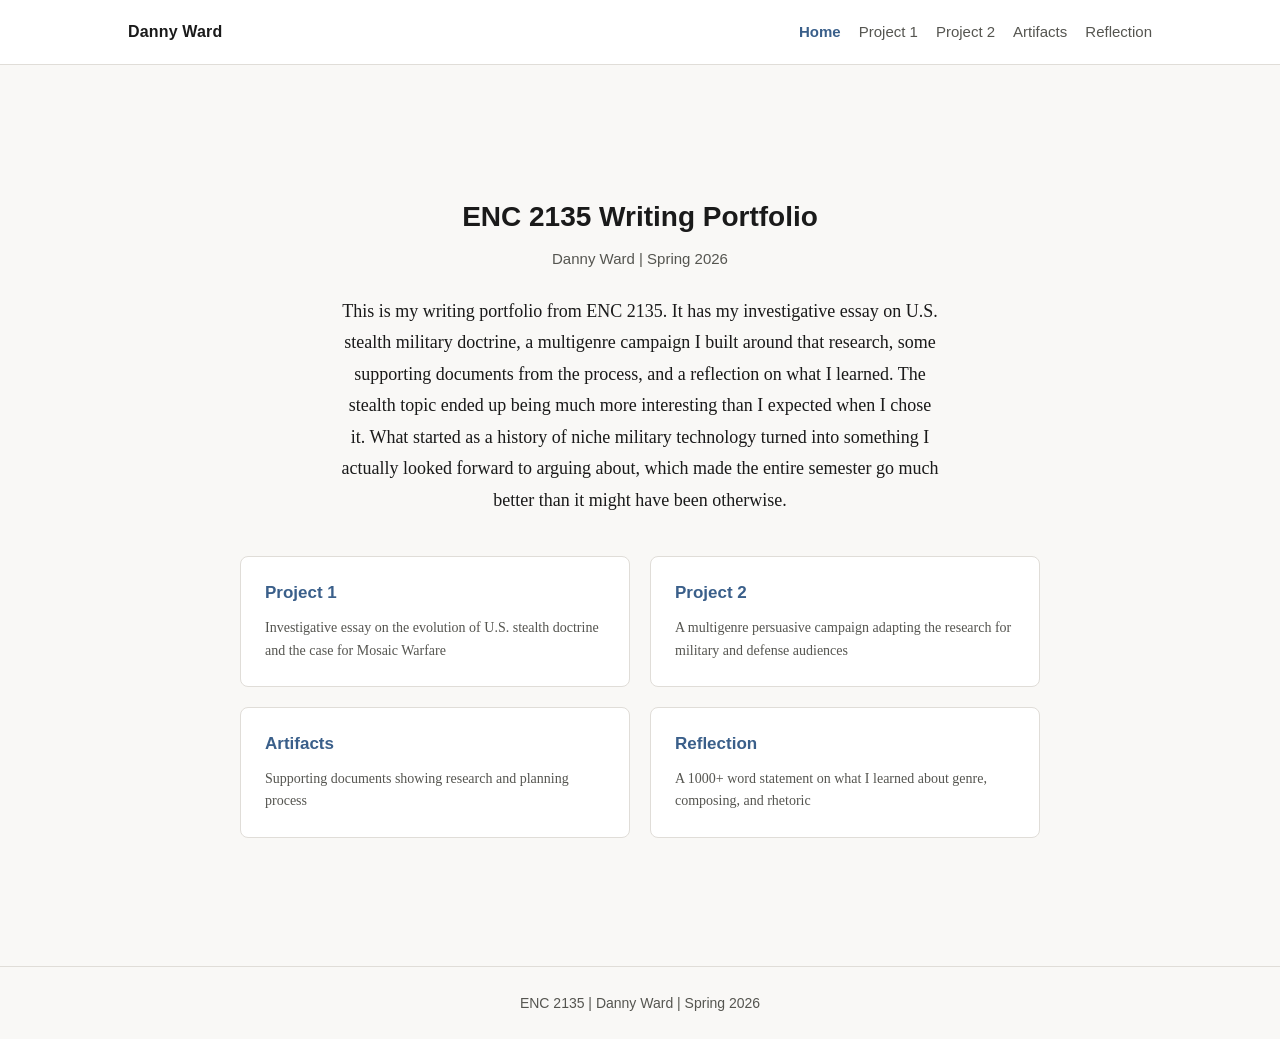
<file: index.html>
<!DOCTYPE html>
<html lang="en">
<head>
  <meta charset="UTF-8">
  <meta name="viewport" content="width=device-width, initial-scale=1.0">
  <title>Danny Ward | Writing Portfolio</title>
  <link rel="stylesheet" href="style.css">
</head>
<body>
  <header class="site-header">
    <div class="site-header__inner">
      <a class="site-name" href="index.html">Danny Ward</a>
      <nav class="site-nav" aria-label="Primary">
        <a class="is-active" href="index.html" aria-current="page">Home</a>
        <a href="project1.html">Project 1</a>
        <a href="project2.html">Project 2</a>
        <a href="artifacts.html">Artifacts</a>
        <a href="reflection.html">Reflection</a>
      </nav>
    </div>
  </header>

  <main class="page-shell">
    <div class="content-wrap">
      <section class="hero">
        <h1 class="page-title">ENC 2135 Writing Portfolio</h1>
        <p class="subheading">Danny Ward | Spring 2026</p>
        <p class="hero-intro">This is my writing portfolio from ENC 2135. It has my investigative essay on U.S. stealth military doctrine, a multigenre campaign I built around that research, some supporting documents from the process, and a reflection on what I learned. The stealth topic ended up being much more interesting than I expected when I chose it. What started as a history of niche military technology turned into something I actually looked forward to arguing about, which made the entire semester go much better than it might have been otherwise.</p>
      </section>

      <section aria-label="Portfolio navigation cards">
        <div class="card-grid">
          <a class="nav-card" href="project1.html">
            <h3 class="card-label">Project 1</h3>
            <p class="card-description">Investigative essay on the evolution of U.S. stealth doctrine and the case for Mosaic Warfare</p>
          </a>
          <a class="nav-card" href="project2.html">
            <h3 class="card-label">Project 2</h3>
            <p class="card-description">A multigenre persuasive campaign adapting the research for military and defense audiences</p>
          </a>
          <a class="nav-card" href="artifacts.html">
            <h3 class="card-label">Artifacts</h3>
            <p class="card-description">Supporting documents showing research and planning process</p>
          </a>
          <a class="nav-card" href="reflection.html">
            <h3 class="card-label">Reflection</h3>
            <p class="card-description">A 1000+ word statement on what I learned about genre, composing, and rhetoric</p>
          </a>
        </div>
      </section>
    </div>
  </main>

  <footer class="site-footer">
    <div class="site-footer__inner">
      <p class="footer-text">ENC 2135 | Danny Ward | Spring 2026</p>
    </div>
  </footer>
</body>
</html>
</file>
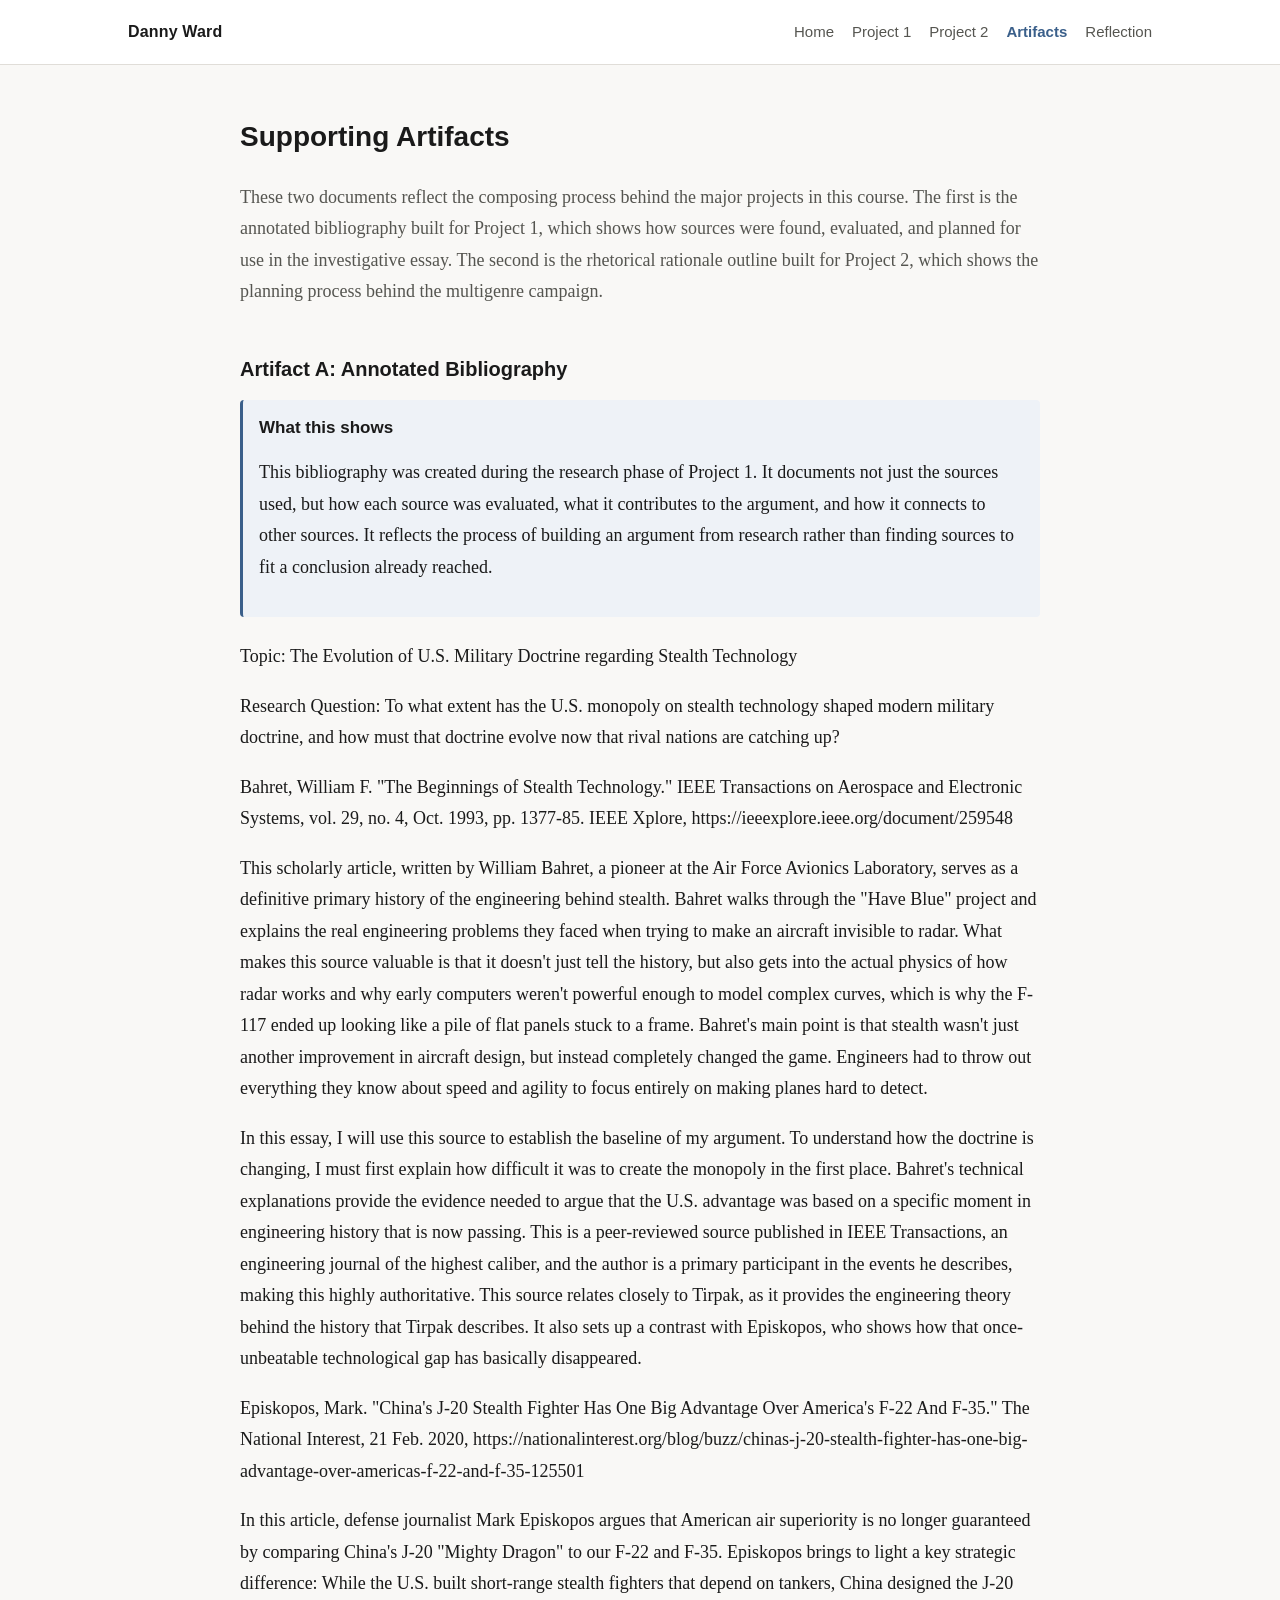
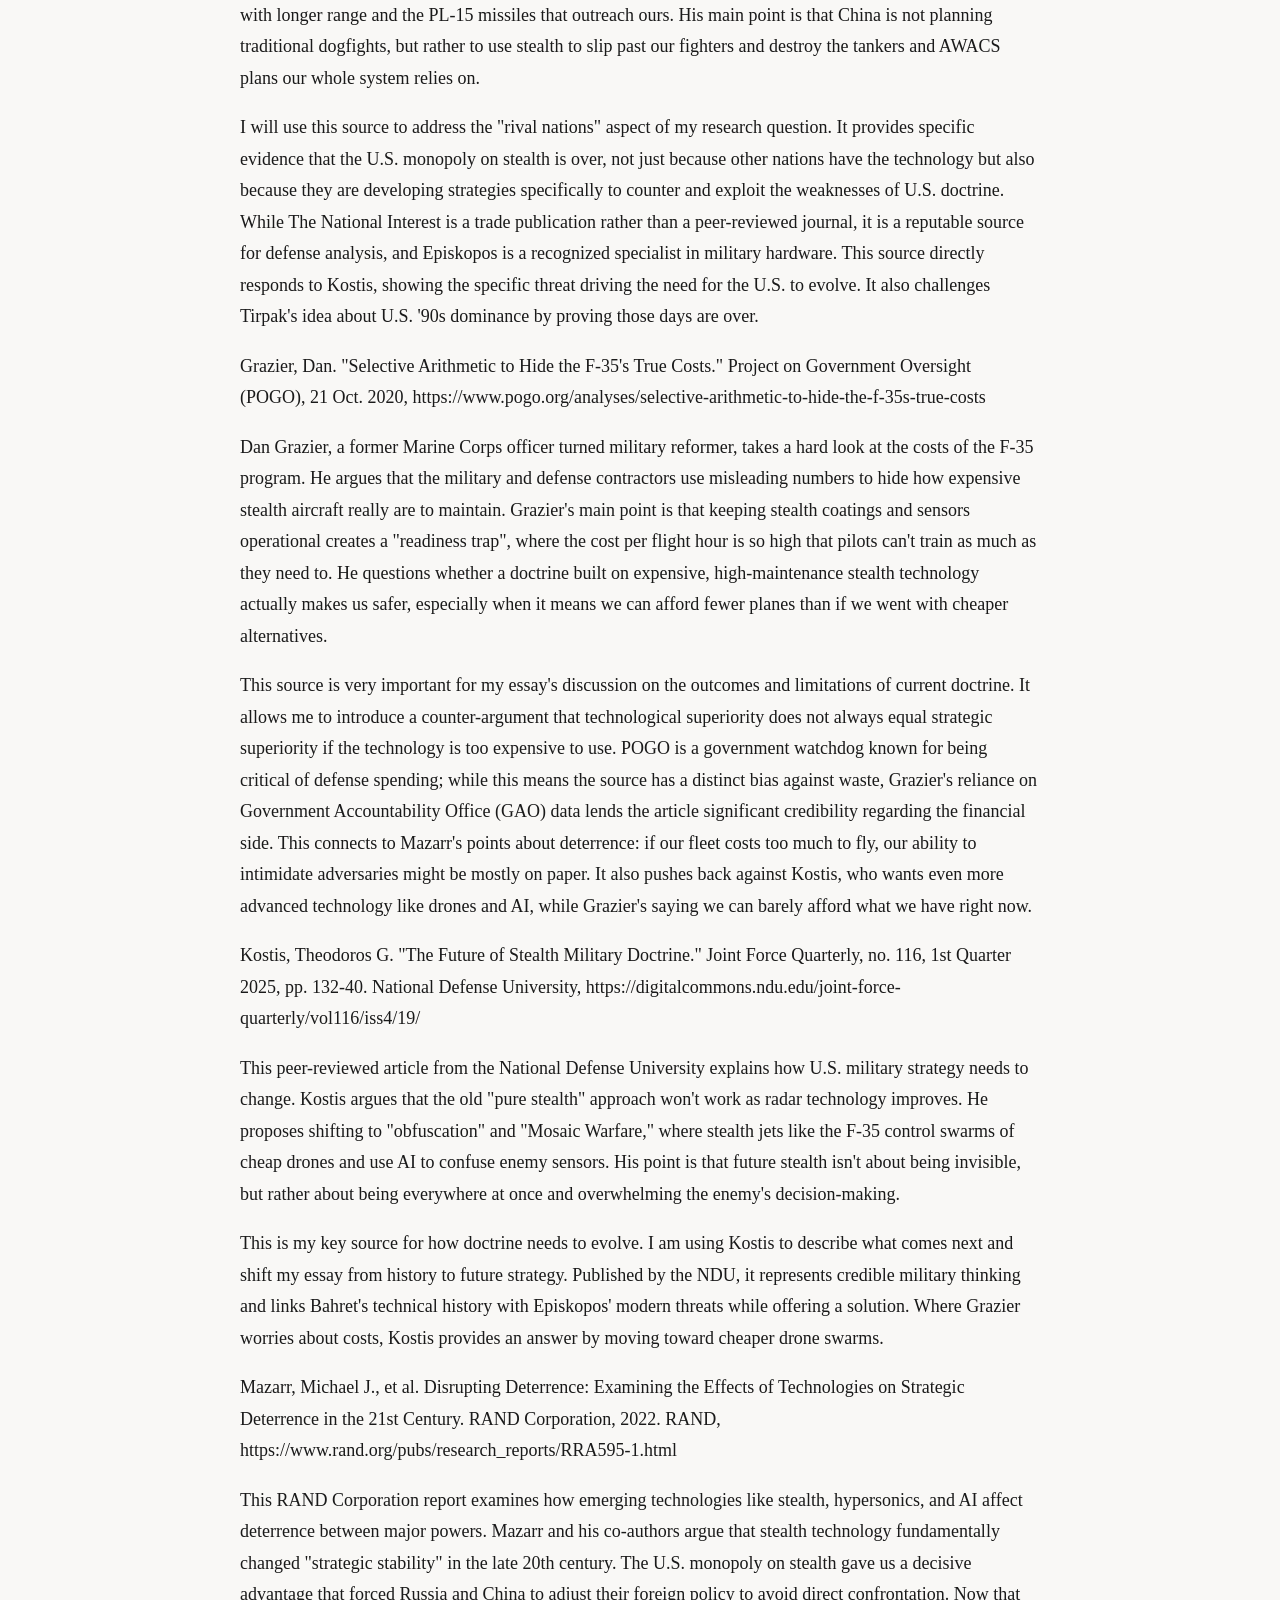
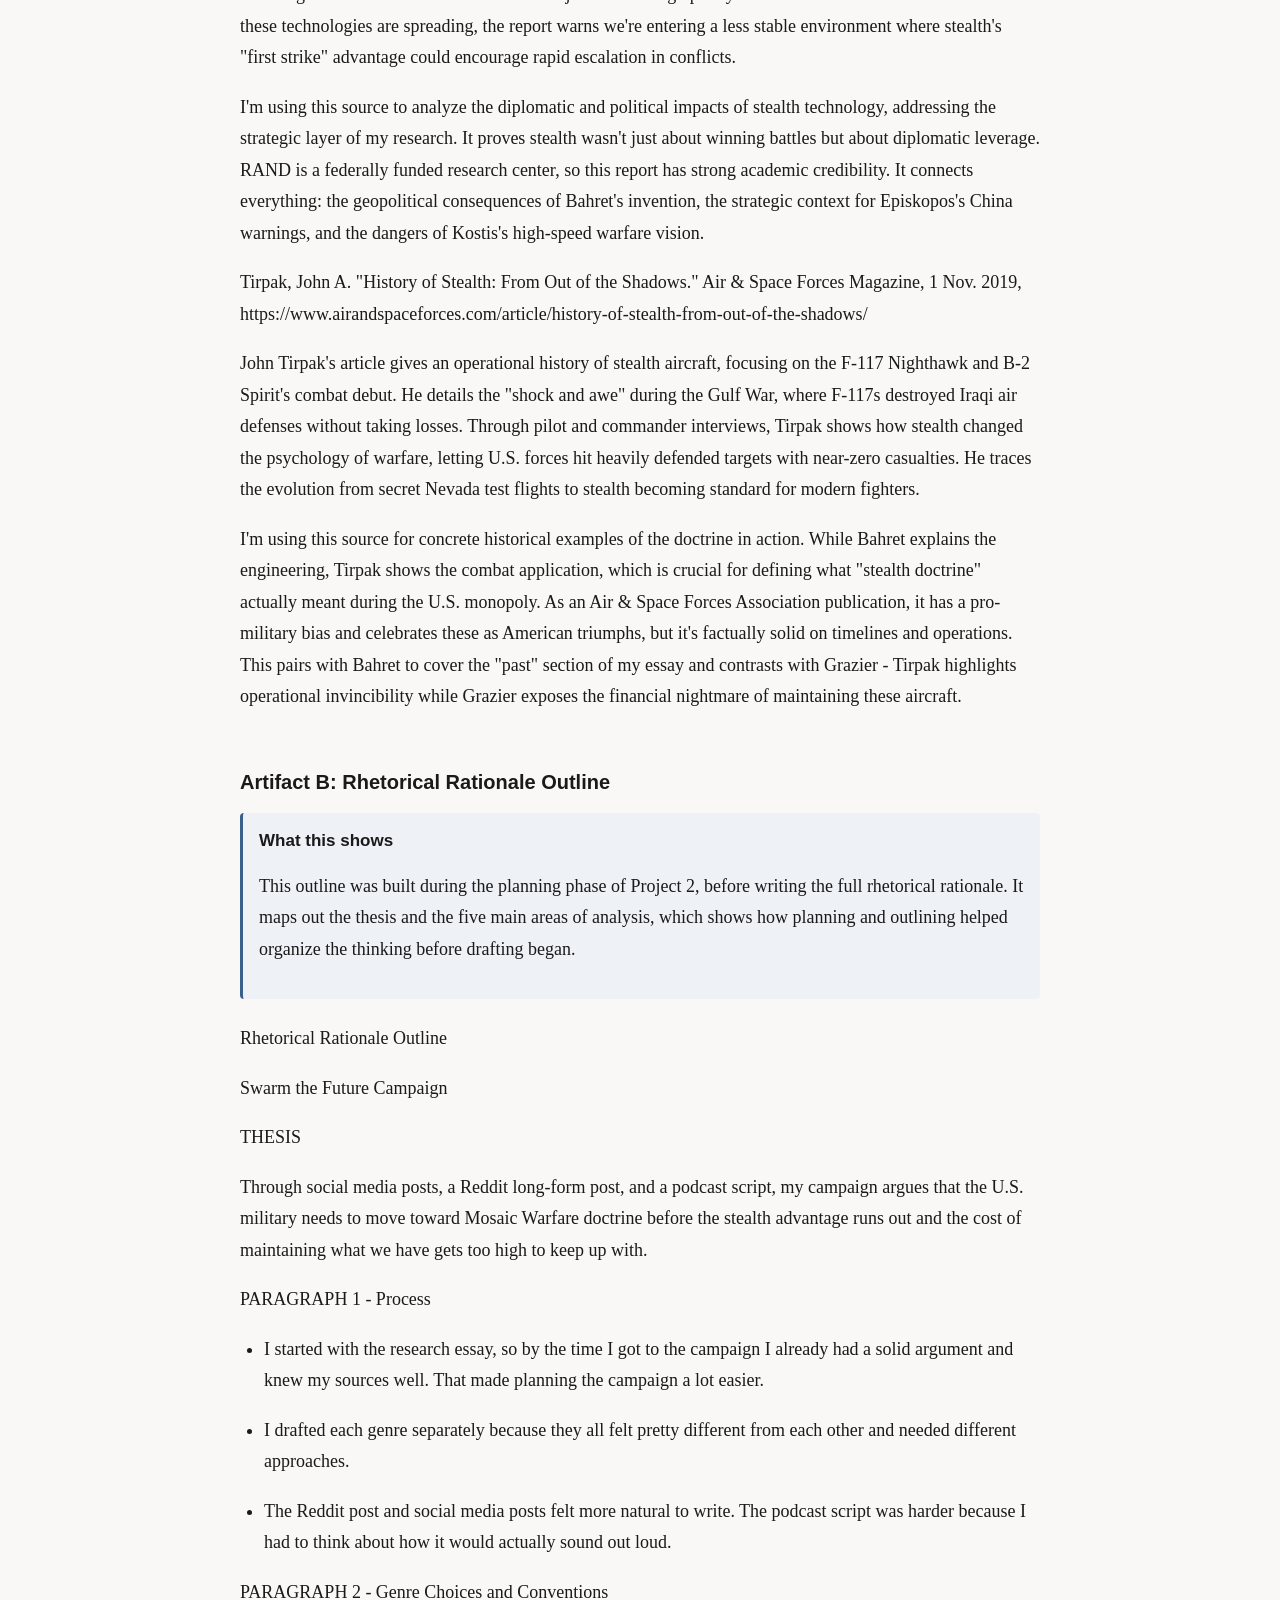
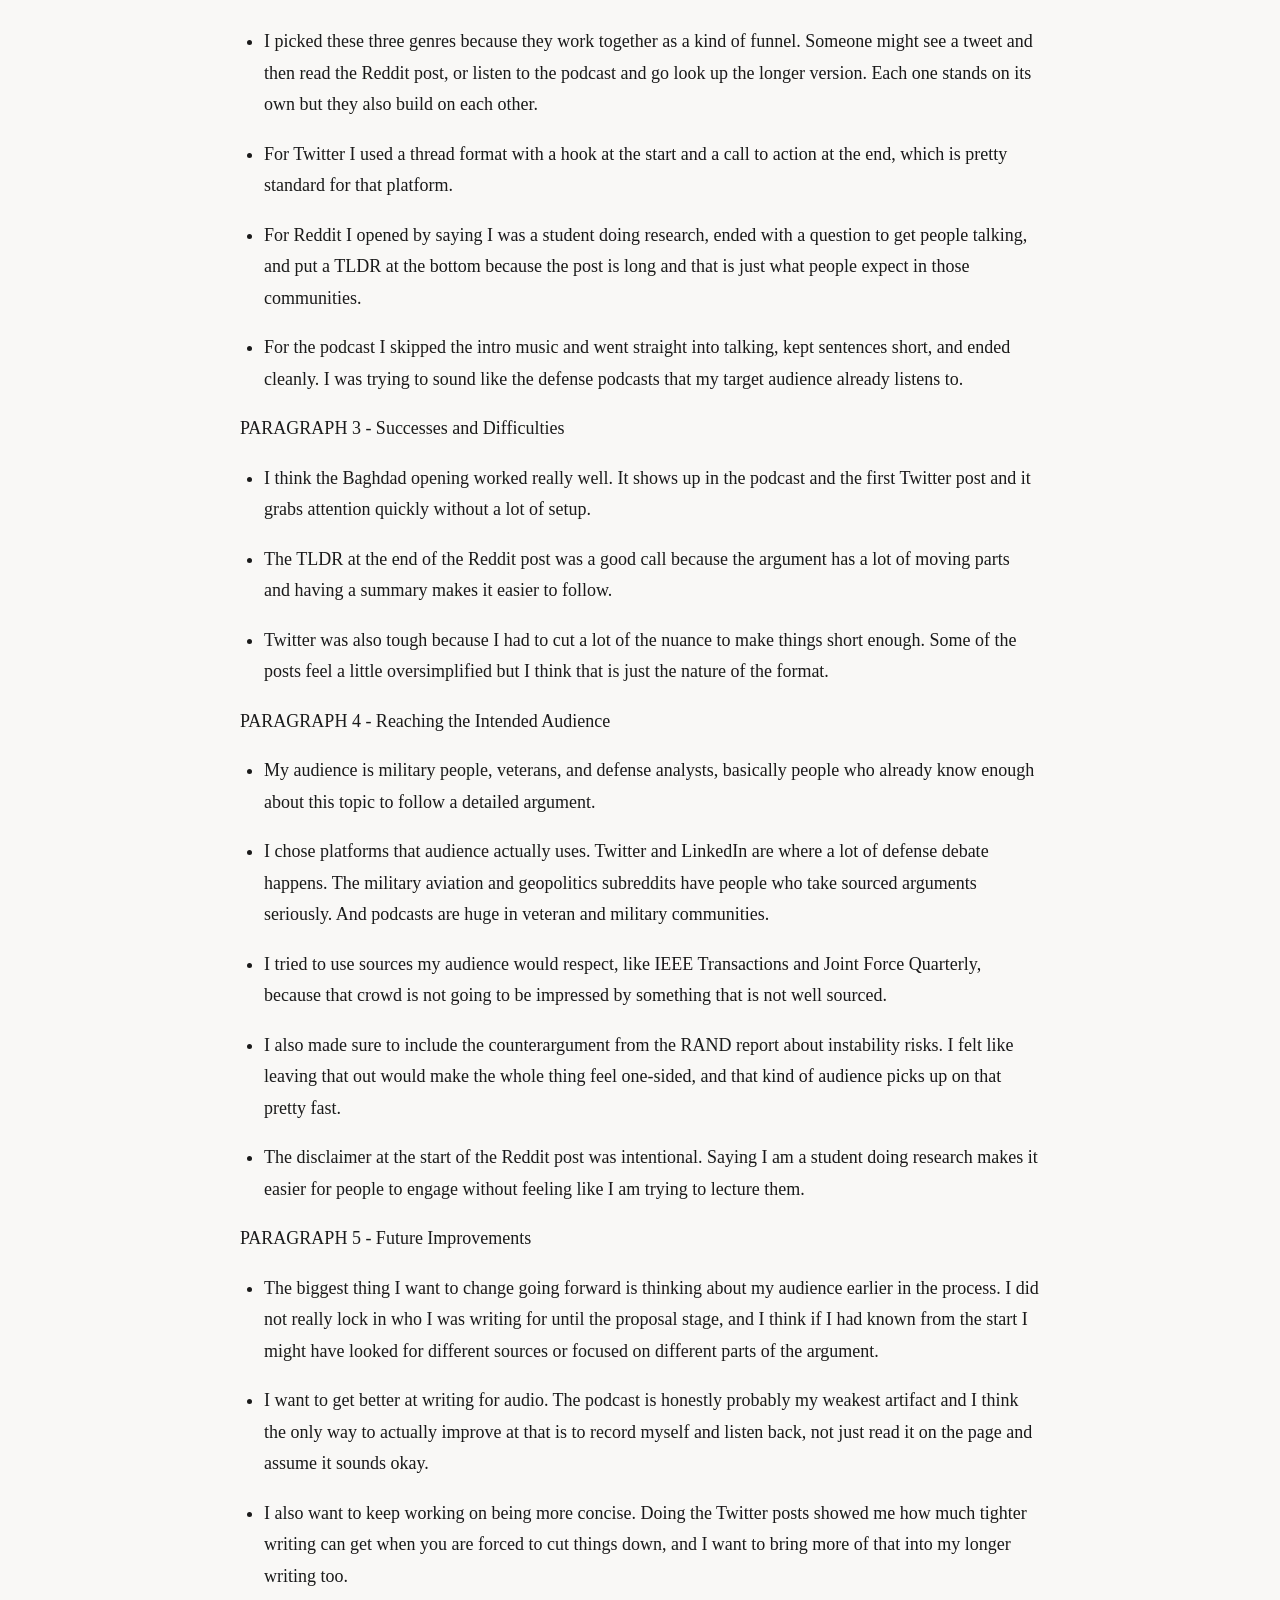
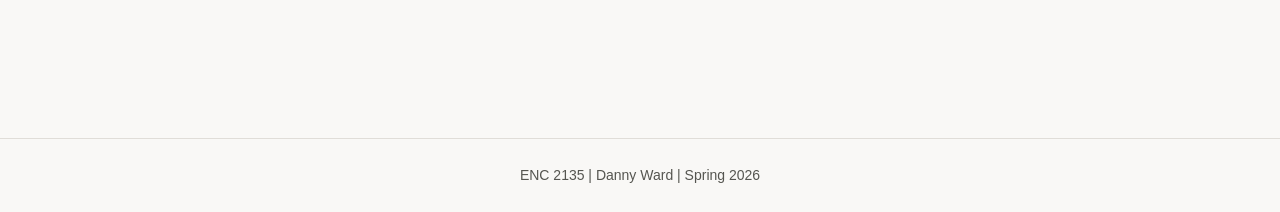
<file: artifacts.html>
<!DOCTYPE html>
<html lang="en">
<head>
  <meta charset="UTF-8">
  <meta name="viewport" content="width=device-width, initial-scale=1.0">
  <title>Supporting Artifacts</title>
  <link rel="stylesheet" href="style.css">
</head>
<body>
  <header class="site-header">
    <div class="site-header__inner">
      <a class="site-name" href="index.html">Danny Ward</a>
      <nav class="site-nav" aria-label="Primary">
        <a href="index.html">Home</a>
        <a href="project1.html">Project 1</a>
        <a href="project2.html">Project 2</a>
        <a class="is-active" href="artifacts.html" aria-current="page">Artifacts</a>
        <a href="reflection.html">Reflection</a>
      </nav>
    </div>
  </header>

  <main class="page-shell">
    <article class="content-wrap">
      <h1 class="page-title">Supporting Artifacts</h1>
      <p class="page-intro">These two documents reflect the composing process behind the major projects in this course. The first is the annotated bibliography built for Project 1, which shows how sources were found, evaluated, and planned for use in the investigative essay. The second is the rhetorical rationale outline built for Project 2, which shows the planning process behind the multigenre campaign.</p>

      <section class="artifact-section" aria-labelledby="artifact-a">
        <h2 id="artifact-a" class="section-title">Artifact A: Annotated Bibliography</h2>
        <div class="callout">
          <h3 class="callout-label">What this shows</h3>
          <p>This bibliography was created during the research phase of Project 1. It documents not just the sources used, but how each source was evaluated, what it contributes to the argument, and how it connects to other sources. It reflects the process of building an argument from research rather than finding sources to fit a conclusion already reached.</p>
        </div>

        <div class="artifact-text">
          <p>Topic: The Evolution of U.S. Military Doctrine regarding Stealth Technology</p>
          <p>Research Question: To what extent has the U.S. monopoly on stealth technology shaped modern military doctrine, and how must that doctrine evolve now that rival nations are catching up?</p>

          <p>Bahret, William F. "The Beginnings of Stealth Technology." IEEE Transactions on Aerospace and Electronic Systems, vol. 29, no. 4, Oct. 1993, pp. 1377-85. IEEE Xplore, https://ieeexplore.ieee.org/document/259548</p>
          <p>This scholarly article, written by William Bahret, a pioneer at the Air Force Avionics Laboratory, serves as a definitive primary history of the engineering behind stealth. Bahret walks through the "Have Blue" project and explains the real engineering problems they faced when trying to make an aircraft invisible to radar. What makes this source valuable is that it doesn't just tell the history, but also gets into the actual physics of how radar works and why early computers weren't powerful enough to model complex curves, which is why the F-117 ended up looking like a pile of flat panels stuck to a frame. Bahret's main point is that stealth wasn't just another improvement in aircraft design, but instead completely changed the game. Engineers had to throw out everything they know about speed and agility to focus entirely on making planes hard to detect.</p>
          <p>In this essay, I will use this source to establish the baseline of my argument. To understand how the doctrine is changing, I must first explain how difficult it was to create the monopoly in the first place. Bahret's technical explanations provide the evidence needed to argue that the U.S. advantage was based on a specific moment in engineering history that is now passing. This is a peer-reviewed source published in IEEE Transactions, an engineering journal of the highest caliber, and the author is a primary participant in the events he describes, making this highly authoritative. This source relates closely to Tirpak, as it provides the engineering theory behind the history that Tirpak describes. It also sets up a contrast with Episkopos, who shows how that once-unbeatable technological gap has basically disappeared.</p>

          <p>Episkopos, Mark. "China's J-20 Stealth Fighter Has One Big Advantage Over America's F-22 And F-35." The National Interest, 21 Feb. 2020, https://nationalinterest.org/blog/buzz/chinas-j-20-stealth-fighter-has-one-big-advantage-over-americas-f-22-and-f-35-125501</p>
          <p>In this article, defense journalist Mark Episkopos argues that American air superiority is no longer guaranteed by comparing China's J-20 "Mighty Dragon" to our F-22 and F-35. Episkopos brings to light a key strategic difference: While the U.S. built short-range stealth fighters that depend on tankers, China designed the J-20 with longer range and the PL-15 missiles that outreach ours. His main point is that China is not planning traditional dogfights, but rather to use stealth to slip past our fighters and destroy the tankers and AWACS plans our whole system relies on.</p>
          <p>I will use this source to address the "rival nations" aspect of my research question. It provides specific evidence that the U.S. monopoly on stealth is over, not just because other nations have the technology but also because they are developing strategies specifically to counter and exploit the weaknesses of U.S. doctrine. While The National Interest is a trade publication rather than a peer-reviewed journal, it is a reputable source for defense analysis, and Episkopos is a recognized specialist in military hardware. This source directly responds to Kostis, showing the specific threat driving the need for the U.S. to evolve. It also challenges Tirpak's idea about U.S. '90s dominance by proving those days are over.</p>

          <p>Grazier, Dan. "Selective Arithmetic to Hide the F-35's True Costs." Project on Government Oversight (POGO), 21 Oct. 2020, https://www.pogo.org/analyses/selective-arithmetic-to-hide-the-f-35s-true-costs</p>
          <p>Dan Grazier, a former Marine Corps officer turned military reformer, takes a hard look at the costs of the F-35 program. He argues that the military and defense contractors use misleading numbers to hide how expensive stealth aircraft really are to maintain. Grazier's main point is that keeping stealth coatings and sensors operational creates a "readiness trap", where the cost per flight hour is so high that pilots can't train as much as they need to. He questions whether a doctrine built on expensive, high-maintenance stealth technology actually makes us safer, especially when it means we can afford fewer planes than if we went with cheaper alternatives.</p>
          <p>This source is very important for my essay's discussion on the outcomes and limitations of current doctrine. It allows me to introduce a counter-argument that technological superiority does not always equal strategic superiority if the technology is too expensive to use. POGO is a government watchdog known for being critical of defense spending; while this means the source has a distinct bias against waste, Grazier's reliance on Government Accountability Office (GAO) data lends the article significant credibility regarding the financial side. This connects to Mazarr's points about deterrence: if our fleet costs too much to fly, our ability to intimidate adversaries might be mostly on paper. It also pushes back against Kostis, who wants even more advanced technology like drones and AI, while Grazier's saying we can barely afford what we have right now.</p>

          <p>Kostis, Theodoros G. "The Future of Stealth Military Doctrine." Joint Force Quarterly, no. 116, 1st Quarter 2025, pp. 132-40. National Defense University, https://digitalcommons.ndu.edu/joint-force-quarterly/vol116/iss4/19/</p>
          <p>This peer-reviewed article from the National Defense University explains how U.S. military strategy needs to change. Kostis argues that the old "pure stealth" approach won't work as radar technology improves. He proposes shifting to "obfuscation" and "Mosaic Warfare," where stealth jets like the F-35 control swarms of cheap drones and use AI to confuse enemy sensors. His point is that future stealth isn't about being invisible, but rather about being everywhere at once and overwhelming the enemy's decision-making.</p>
          <p>This is my key source for how doctrine needs to evolve. I am using Kostis to describe what comes next and shift my essay from history to future strategy. Published by the NDU, it represents credible military thinking and links Bahret's technical history with Episkopos' modern threats while offering a solution. Where Grazier worries about costs, Kostis provides an answer by moving toward cheaper drone swarms.</p>

          <p>Mazarr, Michael J., et al. Disrupting Deterrence: Examining the Effects of Technologies on Strategic Deterrence in the 21st Century. RAND Corporation, 2022. RAND, https://www.rand.org/pubs/research_reports/RRA595-1.html</p>
          <p>This RAND Corporation report examines how emerging technologies like stealth, hypersonics, and AI affect deterrence between major powers. Mazarr and his co-authors argue that stealth technology fundamentally changed "strategic stability" in the late 20th century. The U.S. monopoly on stealth gave us a decisive advantage that forced Russia and China to adjust their foreign policy to avoid direct confrontation. Now that these technologies are spreading, the report warns we're entering a less stable environment where stealth's "first strike" advantage could encourage rapid escalation in conflicts.</p>
          <p>I'm using this source to analyze the diplomatic and political impacts of stealth technology, addressing the strategic layer of my research. It proves stealth wasn't just about winning battles but about diplomatic leverage. RAND is a federally funded research center, so this report has strong academic credibility. It connects everything: the geopolitical consequences of Bahret's invention, the strategic context for Episkopos's China warnings, and the dangers of Kostis's high-speed warfare vision.</p>

          <p>Tirpak, John A. "History of Stealth: From Out of the Shadows." Air &amp; Space Forces Magazine, 1 Nov. 2019, https://www.airandspaceforces.com/article/history-of-stealth-from-out-of-the-shadows/</p>
          <p>John Tirpak's article gives an operational history of stealth aircraft, focusing on the F-117 Nighthawk and B-2 Spirit's combat debut. He details the "shock and awe" during the Gulf War, where F-117s destroyed Iraqi air defenses without taking losses. Through pilot and commander interviews, Tirpak shows how stealth changed the psychology of warfare, letting U.S. forces hit heavily defended targets with near-zero casualties. He traces the evolution from secret Nevada test flights to stealth becoming standard for modern fighters.</p>
          <p>I'm using this source for concrete historical examples of the doctrine in action. While Bahret explains the engineering, Tirpak shows the combat application, which is crucial for defining what "stealth doctrine" actually meant during the U.S. monopoly. As an Air &amp; Space Forces Association publication, it has a pro-military bias and celebrates these as American triumphs, but it's factually solid on timelines and operations. This pairs with Bahret to cover the "past" section of my essay and contrasts with Grazier - Tirpak highlights operational invincibility while Grazier exposes the financial nightmare of maintaining these aircraft.</p>
        </div>
      </section>

      <section class="artifact-section" aria-labelledby="artifact-b">
        <h2 id="artifact-b" class="section-title">Artifact B: Rhetorical Rationale Outline</h2>
        <div class="callout">
          <h3 class="callout-label">What this shows</h3>
          <p>This outline was built during the planning phase of Project 2, before writing the full rhetorical rationale. It maps out the thesis and the five main areas of analysis, which shows how planning and outlining helped organize the thinking before drafting began.</p>
        </div>

        <div class="artifact-text">
          <p>Rhetorical Rationale Outline</p>
          <p>Swarm the Future Campaign</p>

          <p>THESIS</p>
          <p>Through social media posts, a Reddit long-form post, and a podcast script, my campaign argues that the U.S. military needs to move toward Mosaic Warfare doctrine before the stealth advantage runs out and the cost of maintaining what we have gets too high to keep up with.</p>

          <p>PARAGRAPH 1 - Process</p>
          <ul>
            <li>I started with the research essay, so by the time I got to the campaign I already had a solid argument and knew my sources well. That made planning the campaign a lot easier.</li>
            <li>I drafted each genre separately because they all felt pretty different from each other and needed different approaches.</li>
            <li>The Reddit post and social media posts felt more natural to write. The podcast script was harder because I had to think about how it would actually sound out loud.</li>
          </ul>

          <p>PARAGRAPH 2 - Genre Choices and Conventions</p>
          <ul>
            <li>I picked these three genres because they work together as a kind of funnel. Someone might see a tweet and then read the Reddit post, or listen to the podcast and go look up the longer version. Each one stands on its own but they also build on each other.</li>
            <li>For Twitter I used a thread format with a hook at the start and a call to action at the end, which is pretty standard for that platform.</li>
            <li>For Reddit I opened by saying I was a student doing research, ended with a question to get people talking, and put a TLDR at the bottom because the post is long and that is just what people expect in those communities.</li>
            <li>For the podcast I skipped the intro music and went straight into talking, kept sentences short, and ended cleanly. I was trying to sound like the defense podcasts that my target audience already listens to.</li>
          </ul>

          <p>PARAGRAPH 3 - Successes and Difficulties</p>
          <ul>
            <li>I think the Baghdad opening worked really well. It shows up in the podcast and the first Twitter post and it grabs attention quickly without a lot of setup.</li>
            <li>The TLDR at the end of the Reddit post was a good call because the argument has a lot of moving parts and having a summary makes it easier to follow.</li>
            <li>Twitter was also tough because I had to cut a lot of the nuance to make things short enough. Some of the posts feel a little oversimplified but I think that is just the nature of the format.</li>
          </ul>

          <p>PARAGRAPH 4 - Reaching the Intended Audience</p>
          <ul>
            <li>My audience is military people, veterans, and defense analysts, basically people who already know enough about this topic to follow a detailed argument.</li>
            <li>I chose platforms that audience actually uses. Twitter and LinkedIn are where a lot of defense debate happens. The military aviation and geopolitics subreddits have people who take sourced arguments seriously. And podcasts are huge in veteran and military communities.</li>
            <li>I tried to use sources my audience would respect, like IEEE Transactions and Joint Force Quarterly, because that crowd is not going to be impressed by something that is not well sourced.</li>
            <li>I also made sure to include the counterargument from the RAND report about instability risks. I felt like leaving that out would make the whole thing feel one-sided, and that kind of audience picks up on that pretty fast.</li>
            <li>The disclaimer at the start of the Reddit post was intentional. Saying I am a student doing research makes it easier for people to engage without feeling like I am trying to lecture them.</li>
          </ul>

          <p>PARAGRAPH 5 - Future Improvements</p>
          <ul>
            <li>The biggest thing I want to change going forward is thinking about my audience earlier in the process. I did not really lock in who I was writing for until the proposal stage, and I think if I had known from the start I might have looked for different sources or focused on different parts of the argument.</li>
            <li>I want to get better at writing for audio. The podcast is honestly probably my weakest artifact and I think the only way to actually improve at that is to record myself and listen back, not just read it on the page and assume it sounds okay.</li>
            <li>I also want to keep working on being more concise. Doing the Twitter posts showed me how much tighter writing can get when you are forced to cut things down, and I want to bring more of that into my longer writing too.</li>
          </ul>
        </div>
      </section>
    </article>
  </main>

  <footer class="site-footer">
    <div class="site-footer__inner">
      <p class="footer-text">ENC 2135 | Danny Ward | Spring 2026</p>
    </div>
  </footer>
</body>
</html>
</file>
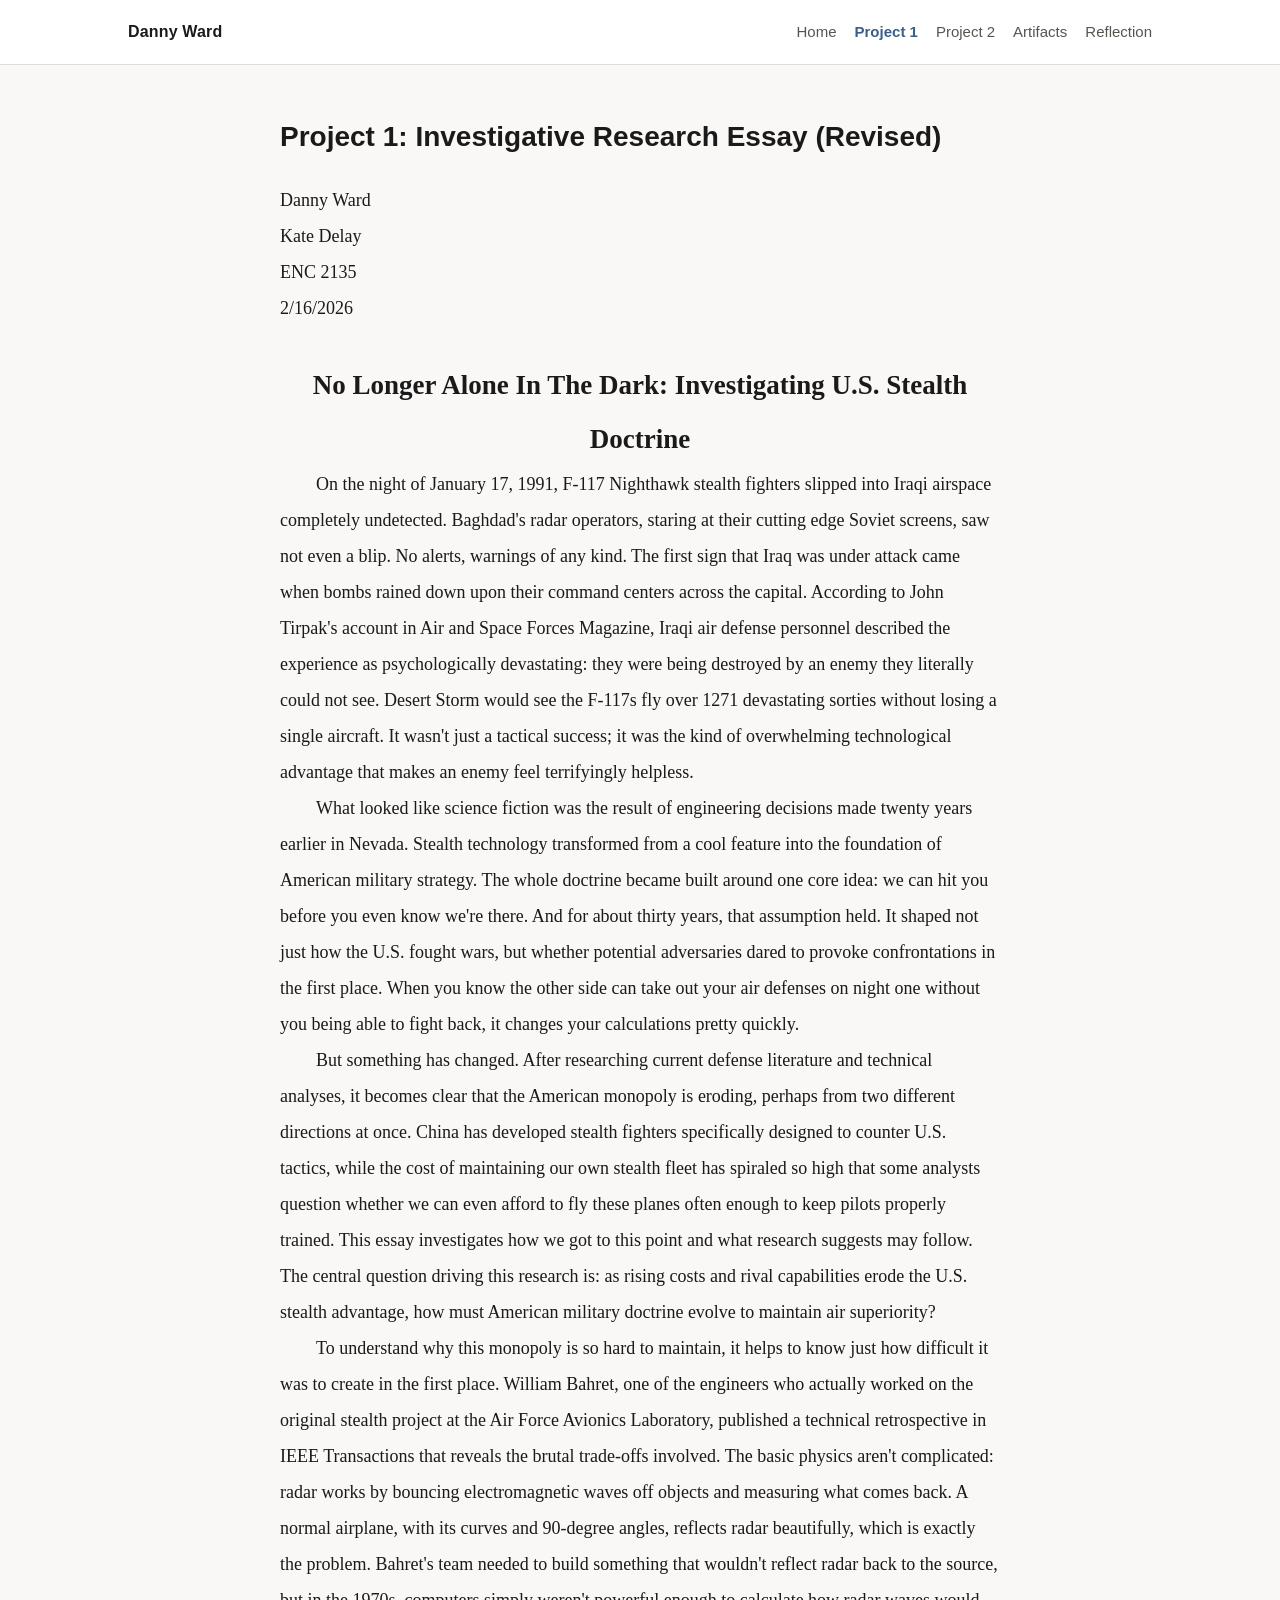
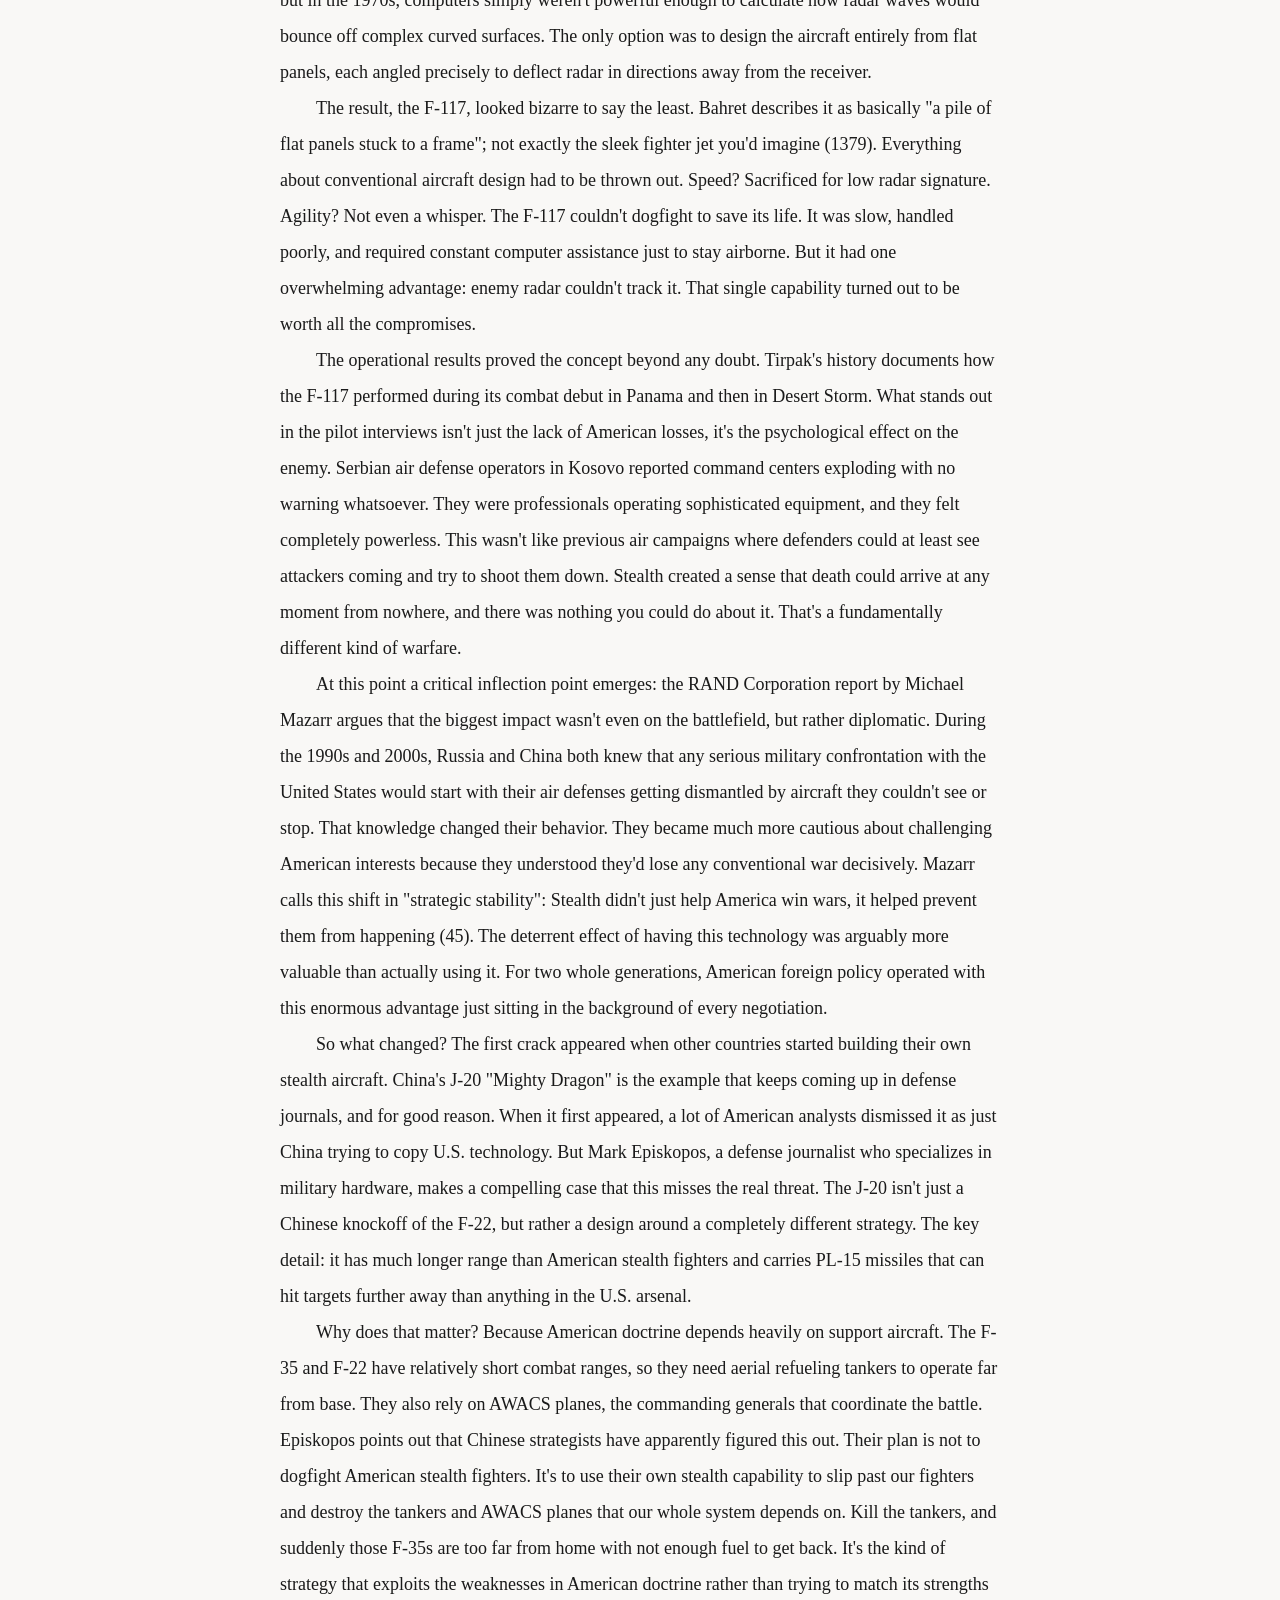
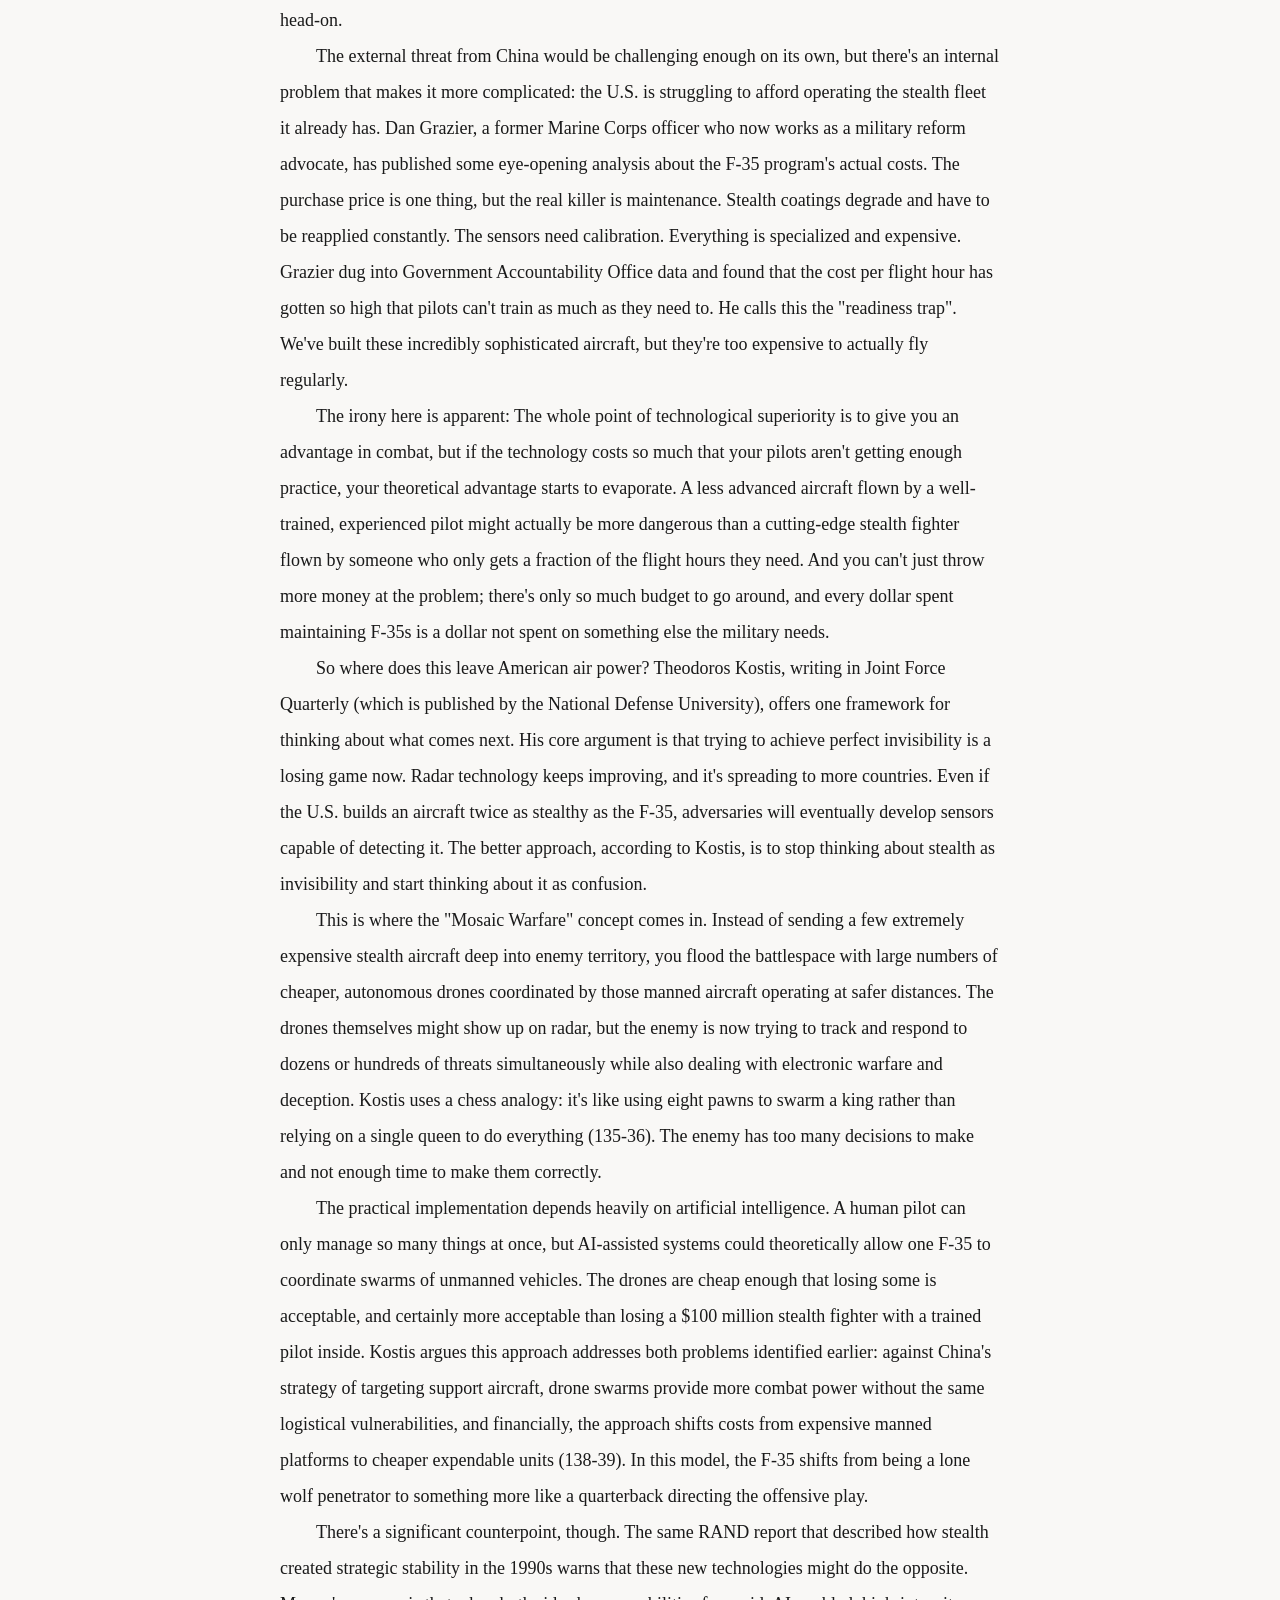
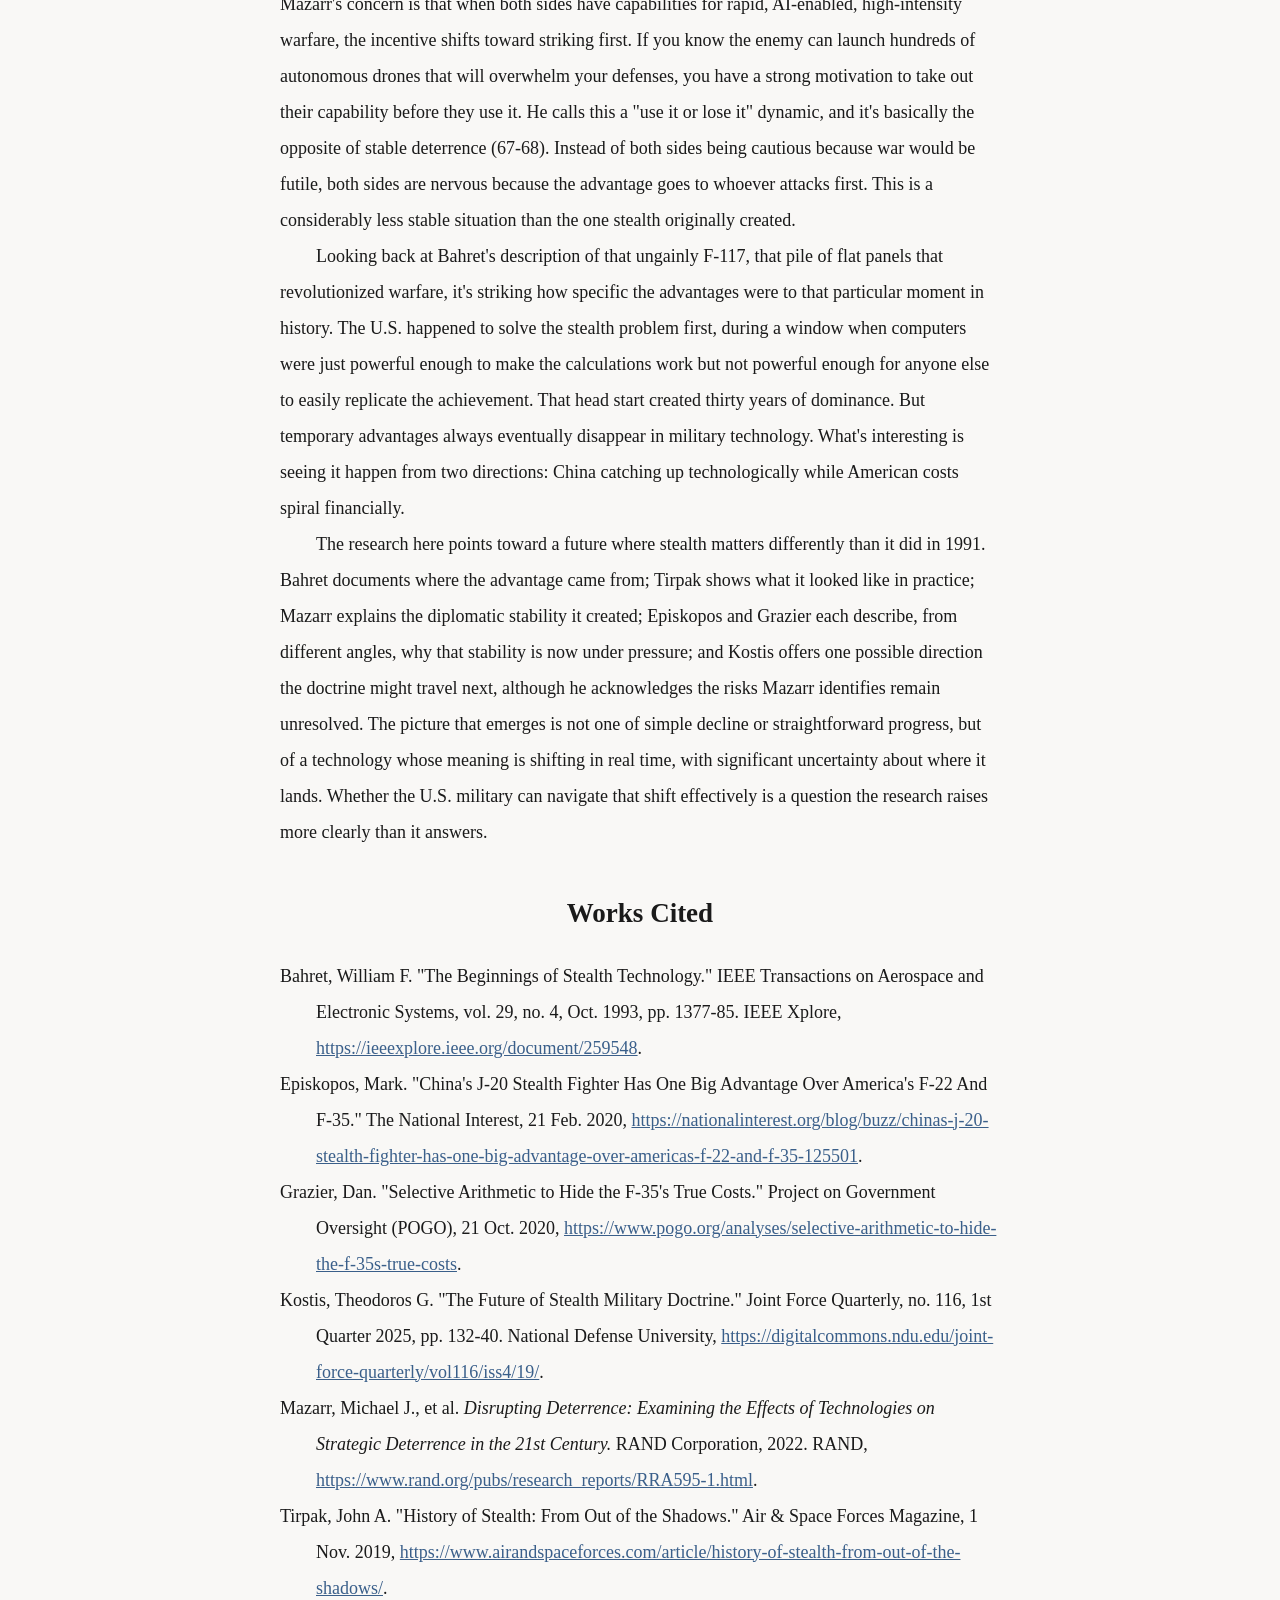
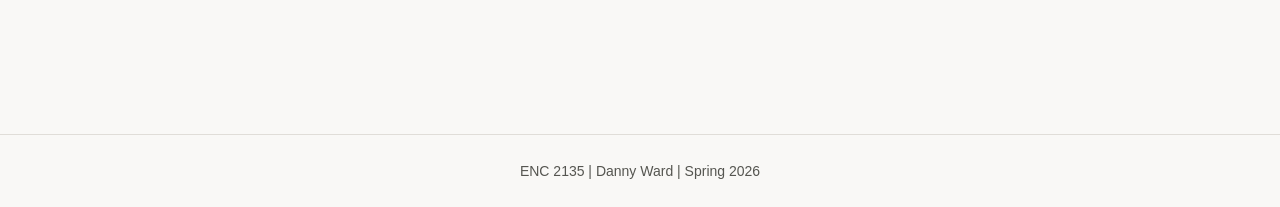
<file: project1.html>
<!DOCTYPE html>
<html lang="en">
<head>
  <meta charset="UTF-8">
  <meta name="viewport" content="width=device-width, initial-scale=1.0">
  <title>Project 1: Investigative Essay</title>
  <link rel="stylesheet" href="style.css">
</head>
<body>
  <header class="site-header">
    <div class="site-header__inner">
      <a class="site-name" href="index.html">Danny Ward</a>
      <nav class="site-nav" aria-label="Primary">
        <a href="index.html">Home</a>
        <a class="is-active" href="project1.html" aria-current="page">Project 1</a>
        <a href="project2.html">Project 2</a>
        <a href="artifacts.html">Artifacts</a>
        <a href="reflection.html">Reflection</a>
      </nav>
    </div>
  </header>

  <main class="page-shell">
    <article class="content-wrap content-wrap--essay">
      <h1 class="page-title">Project 1: Investigative Research Essay (Revised)</h1>

      <div class="mla-block" aria-label="MLA Header">
        <p class="mla-line">Danny Ward</p>
        <p class="mla-line">Kate Delay</p>
        <p class="mla-line">ENC 2135</p>
        <p class="mla-line">2/16/2026</p>
      </div>

      <section class="essay-section" aria-labelledby="essay-title">
        <h2 id="essay-title" class="mla-title essay-title">No Longer Alone In The Dark: Investigating U.S. Stealth Doctrine</h2>

        <p class="essay-paragraph">On the night of January 17, 1991, F-117 Nighthawk stealth fighters slipped into Iraqi airspace completely undetected. Baghdad's radar operators, staring at their cutting edge Soviet screens, saw not even a blip. No alerts, warnings of any kind. The first sign that Iraq was under attack came when bombs rained down upon their command centers across the capital. According to John Tirpak's account in Air and Space Forces Magazine, Iraqi air defense personnel described the experience as psychologically devastating: they were being destroyed by an enemy they literally could not see. Desert Storm would see the F-117s fly over 1271 devastating sorties without losing a single aircraft. It wasn't just a tactical success; it was the kind of overwhelming technological advantage that makes an enemy feel terrifyingly helpless.</p>
        <p class="essay-paragraph">What looked like science fiction was the result of engineering decisions made twenty years earlier in Nevada. Stealth technology transformed from a cool feature into the foundation of American military strategy. The whole doctrine became built around one core idea: we can hit you before you even know we're there. And for about thirty years, that assumption held. It shaped not just how the U.S. fought wars, but whether potential adversaries dared to provoke confrontations in the first place. When you know the other side can take out your air defenses on night one without you being able to fight back, it changes your calculations pretty quickly.</p>
        <p class="essay-paragraph">But something has changed. After researching current defense literature and technical analyses, it becomes clear that the American monopoly is eroding, perhaps from two different directions at once. China has developed stealth fighters specifically designed to counter U.S. tactics, while the cost of maintaining our own stealth fleet has spiraled so high that some analysts question whether we can even afford to fly these planes often enough to keep pilots properly trained. This essay investigates how we got to this point and what research suggests may follow. The central question driving this research is: as rising costs and rival capabilities erode the U.S. stealth advantage, how must American military doctrine evolve to maintain air superiority?</p>
        <p class="essay-paragraph">To understand why this monopoly is so hard to maintain, it helps to know just how difficult it was to create in the first place. William Bahret, one of the engineers who actually worked on the original stealth project at the Air Force Avionics Laboratory, published a technical retrospective in IEEE Transactions that reveals the brutal trade-offs involved. The basic physics aren't complicated: radar works by bouncing electromagnetic waves off objects and measuring what comes back. A normal airplane, with its curves and 90-degree angles, reflects radar beautifully, which is exactly the problem. Bahret's team needed to build something that wouldn't reflect radar back to the source, but in the 1970s, computers simply weren't powerful enough to calculate how radar waves would bounce off complex curved surfaces. The only option was to design the aircraft entirely from flat panels, each angled precisely to deflect radar in directions away from the receiver.</p>
        <p class="essay-paragraph">The result, the F-117, looked bizarre to say the least. Bahret describes it as basically "a pile of flat panels stuck to a frame"; not exactly the sleek fighter jet you'd imagine (1379). Everything about conventional aircraft design had to be thrown out. Speed? Sacrificed for low radar signature. Agility? Not even a whisper. The F-117 couldn't dogfight to save its life. It was slow, handled poorly, and required constant computer assistance just to stay airborne. But it had one overwhelming advantage: enemy radar couldn't track it. That single capability turned out to be worth all the compromises.</p>
        <p class="essay-paragraph">The operational results proved the concept beyond any doubt. Tirpak's history documents how the F-117 performed during its combat debut in Panama and then in Desert Storm. What stands out in the pilot interviews isn't just the lack of American losses, it's the psychological effect on the enemy. Serbian air defense operators in Kosovo reported command centers exploding with no warning whatsoever. They were professionals operating sophisticated equipment, and they felt completely powerless. This wasn't like previous air campaigns where defenders could at least see attackers coming and try to shoot them down. Stealth created a sense that death could arrive at any moment from nowhere, and there was nothing you could do about it. That's a fundamentally different kind of warfare.</p>
        <p class="essay-paragraph">At this point a critical inflection point emerges: the RAND Corporation report by Michael Mazarr argues that the biggest impact wasn't even on the battlefield, but rather diplomatic. During the 1990s and 2000s, Russia and China both knew that any serious military confrontation with the United States would start with their air defenses getting dismantled by aircraft they couldn't see or stop. That knowledge changed their behavior. They became much more cautious about challenging American interests because they understood they'd lose any conventional war decisively. Mazarr calls this shift in "strategic stability": Stealth didn't just help America win wars, it helped prevent them from happening (45). The deterrent effect of having this technology was arguably more valuable than actually using it. For two whole generations, American foreign policy operated with this enormous advantage just sitting in the background of every negotiation.</p>
        <p class="essay-paragraph">So what changed? The first crack appeared when other countries started building their own stealth aircraft. China's J-20 "Mighty Dragon" is the example that keeps coming up in defense journals, and for good reason. When it first appeared, a lot of American analysts dismissed it as just China trying to copy U.S. technology. But Mark Episkopos, a defense journalist who specializes in military hardware, makes a compelling case that this misses the real threat. The J-20 isn't just a Chinese knockoff of the F-22, but rather a design around a completely different strategy. The key detail: it has much longer range than American stealth fighters and carries PL-15 missiles that can hit targets further away than anything in the U.S. arsenal.</p>
        <p class="essay-paragraph">Why does that matter? Because American doctrine depends heavily on support aircraft. The F-35 and F-22 have relatively short combat ranges, so they need aerial refueling tankers to operate far from base. They also rely on AWACS planes, the commanding generals that coordinate the battle. Episkopos points out that Chinese strategists have apparently figured this out. Their plan is not to dogfight American stealth fighters. It's to use their own stealth capability to slip past our fighters and destroy the tankers and AWACS planes that our whole system depends on. Kill the tankers, and suddenly those F-35s are too far from home with not enough fuel to get back. It's the kind of strategy that exploits the weaknesses in American doctrine rather than trying to match its strengths head-on.</p>
        <p class="essay-paragraph">The external threat from China would be challenging enough on its own, but there's an internal problem that makes it more complicated: the U.S. is struggling to afford operating the stealth fleet it already has. Dan Grazier, a former Marine Corps officer who now works as a military reform advocate, has published some eye-opening analysis about the F-35 program's actual costs. The purchase price is one thing, but the real killer is maintenance. Stealth coatings degrade and have to be reapplied constantly. The sensors need calibration. Everything is specialized and expensive. Grazier dug into Government Accountability Office data and found that the cost per flight hour has gotten so high that pilots can't train as much as they need to. He calls this the "readiness trap". We've built these incredibly sophisticated aircraft, but they're too expensive to actually fly regularly.</p>
        <p class="essay-paragraph">The irony here is apparent: The whole point of technological superiority is to give you an advantage in combat, but if the technology costs so much that your pilots aren't getting enough practice, your theoretical advantage starts to evaporate. A less advanced aircraft flown by a well-trained, experienced pilot might actually be more dangerous than a cutting-edge stealth fighter flown by someone who only gets a fraction of the flight hours they need. And you can't just throw more money at the problem; there's only so much budget to go around, and every dollar spent maintaining F-35s is a dollar not spent on something else the military needs.</p>
        <p class="essay-paragraph">So where does this leave American air power? Theodoros Kostis, writing in Joint Force Quarterly (which is published by the National Defense University), offers one framework for thinking about what comes next. His core argument is that trying to achieve perfect invisibility is a losing game now. Radar technology keeps improving, and it's spreading to more countries. Even if the U.S. builds an aircraft twice as stealthy as the F-35, adversaries will eventually develop sensors capable of detecting it. The better approach, according to Kostis, is to stop thinking about stealth as invisibility and start thinking about it as confusion.</p>
        <p class="essay-paragraph">This is where the "Mosaic Warfare" concept comes in. Instead of sending a few extremely expensive stealth aircraft deep into enemy territory, you flood the battlespace with large numbers of cheaper, autonomous drones coordinated by those manned aircraft operating at safer distances. The drones themselves might show up on radar, but the enemy is now trying to track and respond to dozens or hundreds of threats simultaneously while also dealing with electronic warfare and deception. Kostis uses a chess analogy: it's like using eight pawns to swarm a king rather than relying on a single queen to do everything (135-36). The enemy has too many decisions to make and not enough time to make them correctly.</p>
        <p class="essay-paragraph">The practical implementation depends heavily on artificial intelligence. A human pilot can only manage so many things at once, but AI-assisted systems could theoretically allow one F-35 to coordinate swarms of unmanned vehicles. The drones are cheap enough that losing some is acceptable, and certainly more acceptable than losing a $100 million stealth fighter with a trained pilot inside. Kostis argues this approach addresses both problems identified earlier: against China's strategy of targeting support aircraft, drone swarms provide more combat power without the same logistical vulnerabilities, and financially, the approach shifts costs from expensive manned platforms to cheaper expendable units (138-39). In this model, the F-35 shifts from being a lone wolf penetrator to something more like a quarterback directing the offensive play.</p>
        <p class="essay-paragraph">There's a significant counterpoint, though. The same RAND report that described how stealth created strategic stability in the 1990s warns that these new technologies might do the opposite. Mazarr's concern is that when both sides have capabilities for rapid, AI-enabled, high-intensity warfare, the incentive shifts toward striking first. If you know the enemy can launch hundreds of autonomous drones that will overwhelm your defenses, you have a strong motivation to take out their capability before they use it. He calls this a "use it or lose it" dynamic, and it's basically the opposite of stable deterrence (67-68). Instead of both sides being cautious because war would be futile, both sides are nervous because the advantage goes to whoever attacks first. This is a considerably less stable situation than the one stealth originally created.</p>
        <p class="essay-paragraph">Looking back at Bahret's description of that ungainly F-117, that pile of flat panels that revolutionized warfare, it's striking how specific the advantages were to that particular moment in history. The U.S. happened to solve the stealth problem first, during a window when computers were just powerful enough to make the calculations work but not powerful enough for anyone else to easily replicate the achievement. That head start created thirty years of dominance. But temporary advantages always eventually disappear in military technology. What's interesting is seeing it happen from two directions: China catching up technologically while American costs spiral financially.</p>
        <p class="essay-paragraph">The research here points toward a future where stealth matters differently than it did in 1991. Bahret documents where the advantage came from; Tirpak shows what it looked like in practice; Mazarr explains the diplomatic stability it created; Episkopos and Grazier each describe, from different angles, why that stability is now under pressure; and Kostis offers one possible direction the doctrine might travel next, although he acknowledges the risks Mazarr identifies remain unresolved. The picture that emerges is not one of simple decline or straightforward progress, but of a technology whose meaning is shifting in real time, with significant uncertainty about where it lands. Whether the U.S. military can navigate that shift effectively is a question the research raises more clearly than it answers.</p>
      </section>

      <section aria-labelledby="works-cited">
        <h2 id="works-cited" class="mla-title works-cited-heading">Works Cited</h2>
        <div class="works-cited-list">
          <p class="works-cited-entry">Bahret, William F. "The Beginnings of Stealth Technology." IEEE Transactions on Aerospace and Electronic Systems, vol. 29, no. 4, Oct. 1993, pp. 1377-85. IEEE Xplore, <a href="https://ieeexplore.ieee.org/document/259548">https://ieeexplore.ieee.org/document/259548</a>.</p>
          <p class="works-cited-entry">Episkopos, Mark. "China's J-20 Stealth Fighter Has One Big Advantage Over America's F-22 And F-35." The National Interest, 21 Feb. 2020, <a href="https://nationalinterest.org/blog/buzz/chinas-j-20-stealth-fighter-has-one-big-advantage-over-americas-f-22-and-f-35-125501">https://nationalinterest.org/blog/buzz/chinas-j-20-stealth-fighter-has-one-big-advantage-over-americas-f-22-and-f-35-125501</a>.</p>
          <p class="works-cited-entry">Grazier, Dan. "Selective Arithmetic to Hide the F-35's True Costs." Project on Government Oversight (POGO), 21 Oct. 2020, <a href="https://www.pogo.org/analyses/selective-arithmetic-to-hide-the-f-35s-true-costs">https://www.pogo.org/analyses/selective-arithmetic-to-hide-the-f-35s-true-costs</a>.</p>
          <p class="works-cited-entry">Kostis, Theodoros G. "The Future of Stealth Military Doctrine." Joint Force Quarterly, no. 116, 1st Quarter 2025, pp. 132-40. National Defense University, <a href="https://digitalcommons.ndu.edu/joint-force-quarterly/vol116/iss4/19/">https://digitalcommons.ndu.edu/joint-force-quarterly/vol116/iss4/19/</a>.</p>
          <p class="works-cited-entry">Mazarr, Michael J., et al. <em>Disrupting Deterrence: Examining the Effects of Technologies on Strategic Deterrence in the 21st Century.</em> RAND Corporation, 2022. RAND, <a href="https://www.rand.org/pubs/research_reports/RRA595-1.html">https://www.rand.org/pubs/research_reports/RRA595-1.html</a>.</p>
          <p class="works-cited-entry">Tirpak, John A. "History of Stealth: From Out of the Shadows." Air &amp; Space Forces Magazine, 1 Nov. 2019, <a href="https://www.airandspaceforces.com/article/history-of-stealth-from-out-of-the-shadows/">https://www.airandspaceforces.com/article/history-of-stealth-from-out-of-the-shadows/</a>.</p>
        </div>
      </section>
    </article>
  </main>

  <footer class="site-footer">
    <div class="site-footer__inner">
      <p class="footer-text">ENC 2135 | Danny Ward | Spring 2026</p>
    </div>
  </footer>
</body>
</html>
</file>
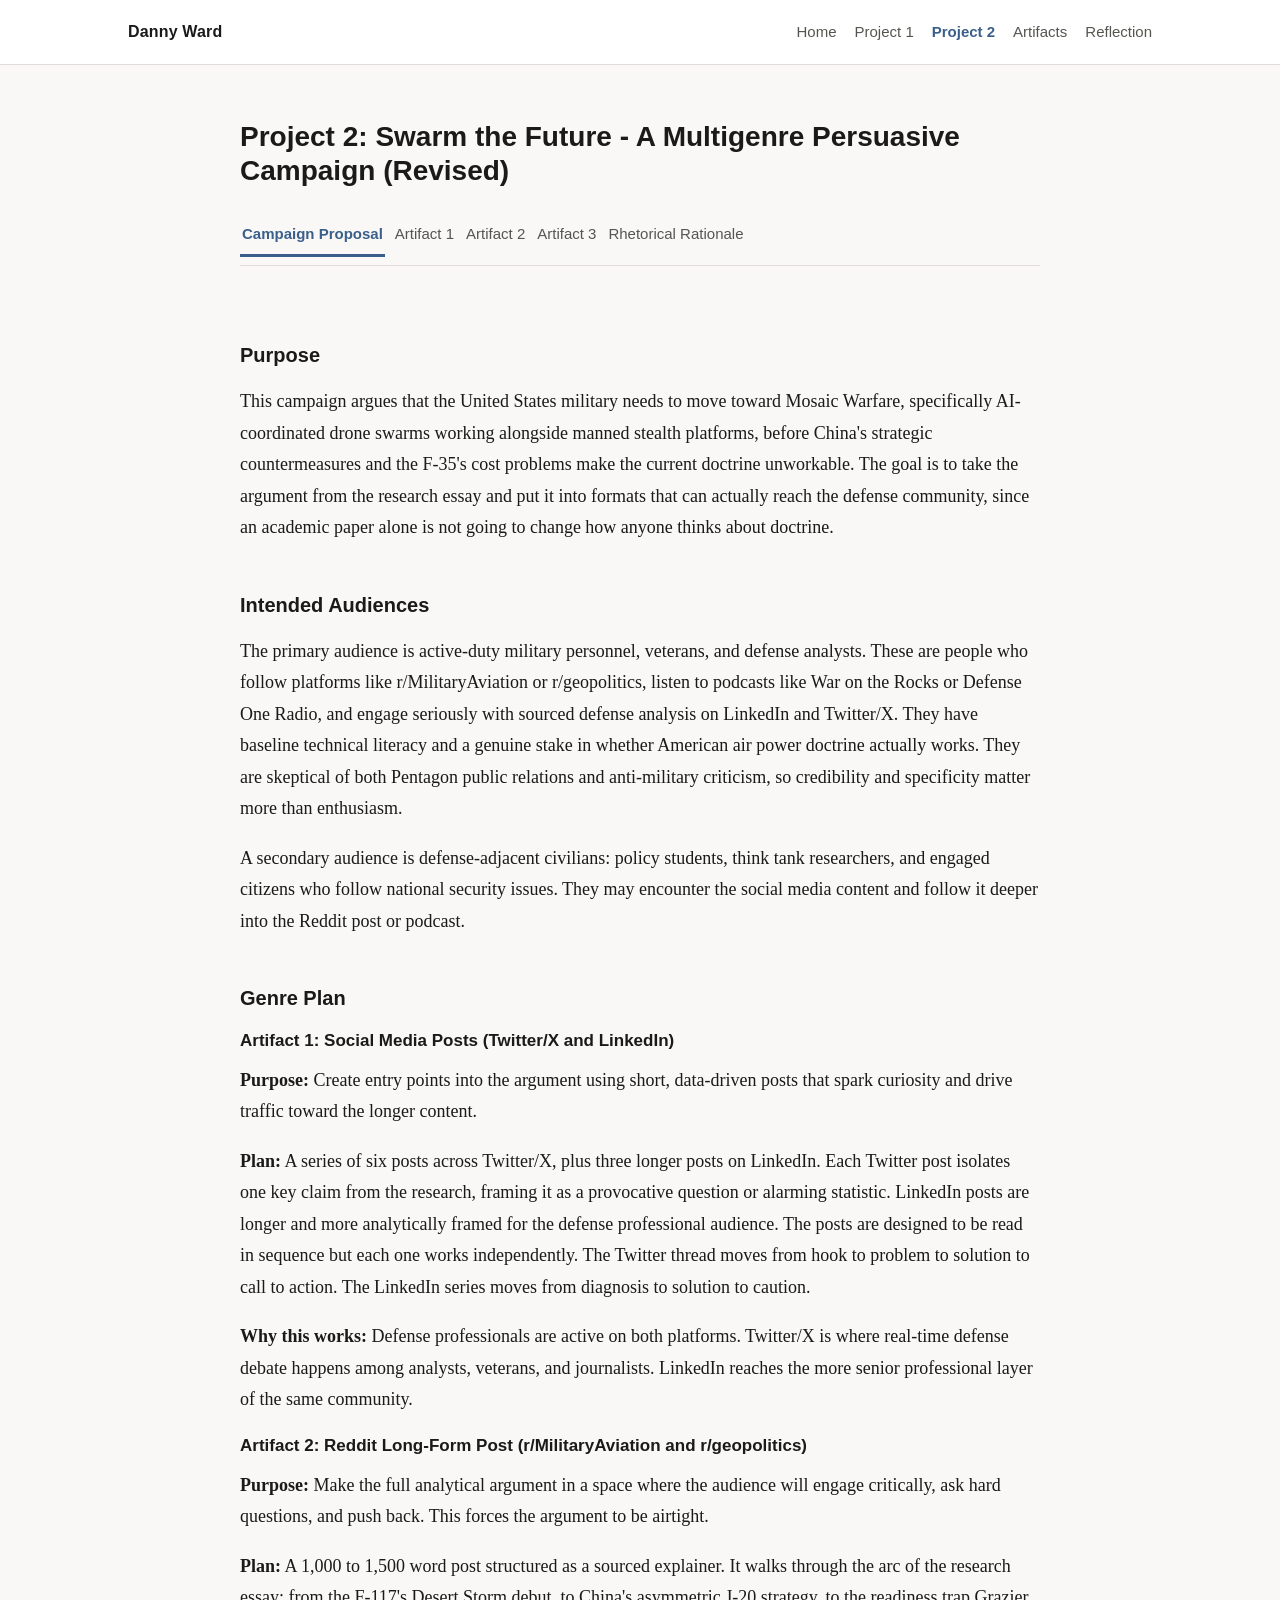
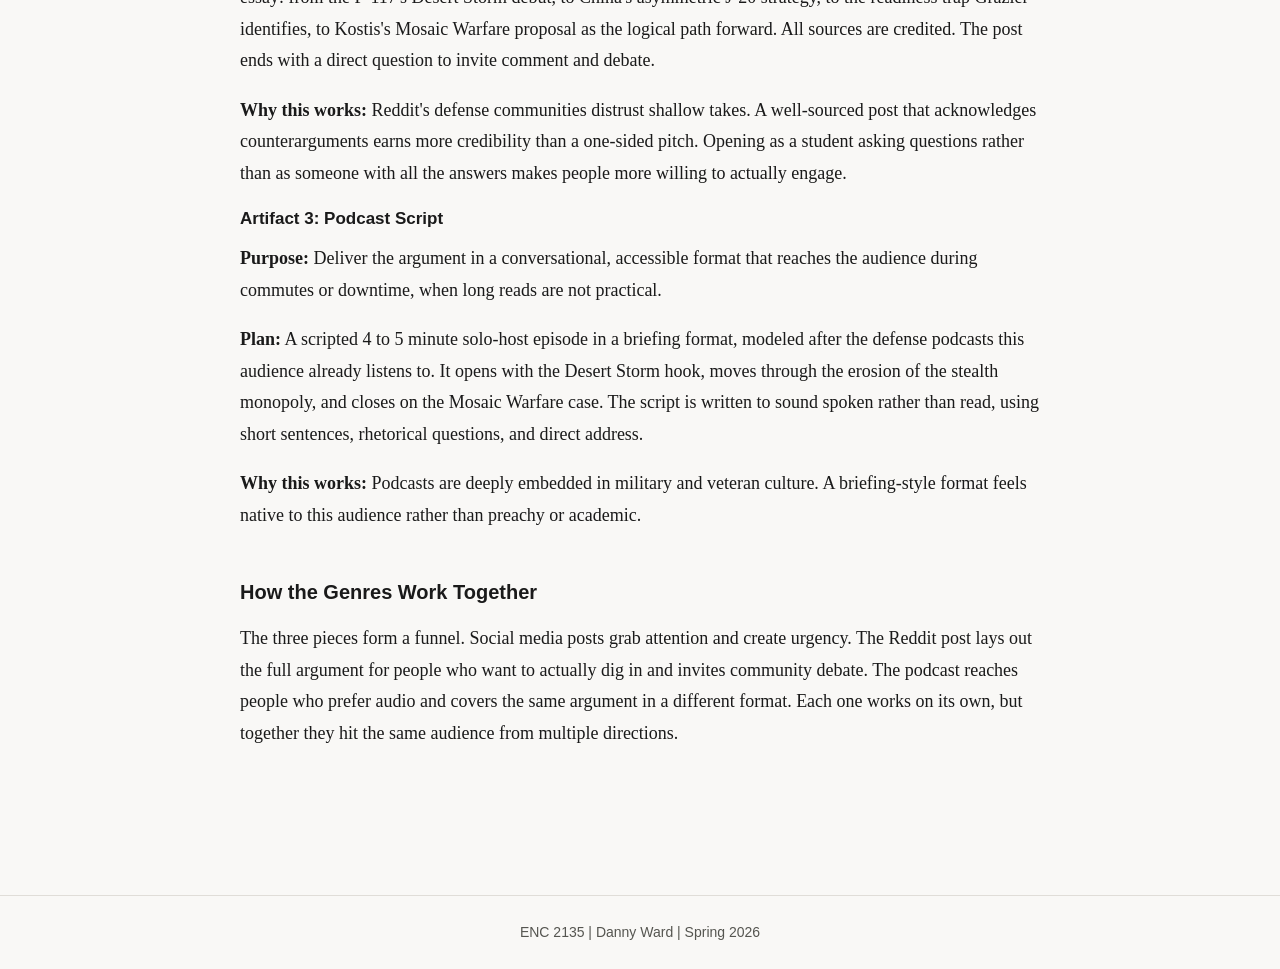
<file: project2.html>
<!DOCTYPE html>
<html lang="en">
<head>
  <meta charset="UTF-8">
  <meta name="viewport" content="width=device-width, initial-scale=1.0">
  <title>Project 2: Multigenre Campaign</title>
  <link rel="stylesheet" href="style.css">
</head>
<body>
  <header class="site-header">
    <div class="site-header__inner">
      <a class="site-name" href="index.html">Danny Ward</a>
      <nav class="site-nav" aria-label="Primary">
        <a href="index.html">Home</a>
        <a href="project1.html">Project 1</a>
        <a class="is-active" href="project2.html" aria-current="page">Project 2</a>
        <a href="artifacts.html">Artifacts</a>
        <a href="reflection.html">Reflection</a>
      </nav>
    </div>
  </header>

  <main class="page-shell">
    <article class="content-wrap">
      <h1 class="page-title">Project 2: Swarm the Future - A Multigenre Persuasive Campaign (Revised)</h1>

      <div class="tabs" data-tabs>
        <div class="tab-list" role="tablist" aria-label="Project 2 Sections">
          <button class="tab-button is-active" id="tab-proposal" type="button" role="tab" aria-selected="true" aria-controls="panel-proposal" data-tab-target="panel-proposal">Campaign Proposal</button>
          <button class="tab-button" id="tab-artifact-1" type="button" role="tab" aria-selected="false" aria-controls="panel-artifact-1" data-tab-target="panel-artifact-1" tabindex="-1">Artifact 1</button>
          <button class="tab-button" id="tab-artifact-2" type="button" role="tab" aria-selected="false" aria-controls="panel-artifact-2" data-tab-target="panel-artifact-2" tabindex="-1">Artifact 2</button>
          <button class="tab-button" id="tab-artifact-3" type="button" role="tab" aria-selected="false" aria-controls="panel-artifact-3" data-tab-target="panel-artifact-3" tabindex="-1">Artifact 3</button>
          <button class="tab-button" id="tab-rationale" type="button" role="tab" aria-selected="false" aria-controls="panel-rationale" data-tab-target="panel-rationale" tabindex="-1">Rhetorical Rationale</button>
        </div>

        <section class="tab-panel is-active" id="panel-proposal" role="tabpanel" aria-labelledby="tab-proposal">
          <div class="campaign-block">
            <h2 class="section-title">Purpose</h2>
            <p>This campaign argues that the United States military needs to move toward Mosaic Warfare, specifically AI-coordinated drone swarms working alongside manned stealth platforms, before China's strategic countermeasures and the F-35's cost problems make the current doctrine unworkable. The goal is to take the argument from the research essay and put it into formats that can actually reach the defense community, since an academic paper alone is not going to change how anyone thinks about doctrine.</p>
          </div>

          <div class="campaign-block">
            <h2 class="section-title">Intended Audiences</h2>
            <p>The primary audience is active-duty military personnel, veterans, and defense analysts. These are people who follow platforms like r/MilitaryAviation or r/geopolitics, listen to podcasts like War on the Rocks or Defense One Radio, and engage seriously with sourced defense analysis on LinkedIn and Twitter/X. They have baseline technical literacy and a genuine stake in whether American air power doctrine actually works. They are skeptical of both Pentagon public relations and anti-military criticism, so credibility and specificity matter more than enthusiasm.</p>
            <p>A secondary audience is defense-adjacent civilians: policy students, think tank researchers, and engaged citizens who follow national security issues. They may encounter the social media content and follow it deeper into the Reddit post or podcast.</p>
          </div>

          <div class="campaign-block">
            <h2 class="section-title">Genre Plan</h2>

            <h3 class="subsection-title">Artifact 1: Social Media Posts (Twitter/X and LinkedIn)</h3>
            <p><strong>Purpose:</strong> Create entry points into the argument using short, data-driven posts that spark curiosity and drive traffic toward the longer content.</p>
            <p><strong>Plan:</strong> A series of six posts across Twitter/X, plus three longer posts on LinkedIn. Each Twitter post isolates one key claim from the research, framing it as a provocative question or alarming statistic. LinkedIn posts are longer and more analytically framed for the defense professional audience. The posts are designed to be read in sequence but each one works independently. The Twitter thread moves from hook to problem to solution to call to action. The LinkedIn series moves from diagnosis to solution to caution.</p>
            <p><strong>Why this works:</strong> Defense professionals are active on both platforms. Twitter/X is where real-time defense debate happens among analysts, veterans, and journalists. LinkedIn reaches the more senior professional layer of the same community.</p>

            <h3 class="subsection-title">Artifact 2: Reddit Long-Form Post (r/MilitaryAviation and r/geopolitics)</h3>
            <p><strong>Purpose:</strong> Make the full analytical argument in a space where the audience will engage critically, ask hard questions, and push back. This forces the argument to be airtight.</p>
            <p><strong>Plan:</strong> A 1,000 to 1,500 word post structured as a sourced explainer. It walks through the arc of the research essay: from the F-117's Desert Storm debut, to China's asymmetric J-20 strategy, to the readiness trap Grazier identifies, to Kostis's Mosaic Warfare proposal as the logical path forward. All sources are credited. The post ends with a direct question to invite comment and debate.</p>
            <p><strong>Why this works:</strong> Reddit's defense communities distrust shallow takes. A well-sourced post that acknowledges counterarguments earns more credibility than a one-sided pitch. Opening as a student asking questions rather than as someone with all the answers makes people more willing to actually engage.</p>

            <h3 class="subsection-title">Artifact 3: Podcast Script</h3>
            <p><strong>Purpose:</strong> Deliver the argument in a conversational, accessible format that reaches the audience during commutes or downtime, when long reads are not practical.</p>
            <p><strong>Plan:</strong> A scripted 4 to 5 minute solo-host episode in a briefing format, modeled after the defense podcasts this audience already listens to. It opens with the Desert Storm hook, moves through the erosion of the stealth monopoly, and closes on the Mosaic Warfare case. The script is written to sound spoken rather than read, using short sentences, rhetorical questions, and direct address.</p>
            <p><strong>Why this works:</strong> Podcasts are deeply embedded in military and veteran culture. A briefing-style format feels native to this audience rather than preachy or academic.</p>
          </div>

          <div class="campaign-block">
            <h2 class="section-title">How the Genres Work Together</h2>
            <p>The three pieces form a funnel. Social media posts grab attention and create urgency. The Reddit post lays out the full argument for people who want to actually dig in and invites community debate. The podcast reaches people who prefer audio and covers the same argument in a different format. Each one works on its own, but together they hit the same audience from multiple directions.</p>
          </div>
        </section>

        <section class="tab-panel" id="panel-artifact-1" role="tabpanel" aria-labelledby="tab-artifact-1">
          <h2 class="section-title">Artifact 1 - Social Media Posts</h2>

          <h3 class="subsection-title">Twitter/X: Series of 6 Posts</h3>

          <article class="social-post">
            <h4 class="social-post-title">Post 1: The Hook</h4>
            <p>In 1991, Iraqi radar operators were staring at their screens watching for enemy planes and saw absolutely nothing. Then bombs started going off everywhere.</p>
            <p>F-117 stealth fighters had already been flying over Baghdad for minutes and nobody knew.</p>
            <p>That kind of advantage kept other countries from messing with us for like 30 years.</p>
            <p>We don't really have it anymore. Here's why that's a problem.</p>
          </article>

          <article class="social-post">
            <h4 class="social-post-title">Post 2: The Cost Problem</h4>
            <p>The F-35 is so expensive to maintain that pilots aren't even getting enough hours in the air to stay trained properly.</p>
            <p>We spent all this money building the most advanced fighter jet ever and now we can barely afford to actually fly it.</p>
            <p>That's not really air superiority if the pilots aren't getting enough practice.</p>
            <p>[Source: Grazier, POGO / GAO data]</p>
          </article>

          <article class="social-post">
            <h4 class="social-post-title">Post 3: The China Problem</h4>
            <p>China's J-20 wasn't designed to go head to head with the F-22.</p>
            <p>It was designed to take out our refueling tankers and radar planes instead.</p>
            <p>No tankers means our F-35s run out of fuel and can't get home.</p>
            <p>They didn't try to copy what we do. They built something specifically to beat how we fight.</p>
            <p>That's actually a really different kind of threat.</p>
          </article>

          <article class="social-post">
            <h4 class="social-post-title">Post 4: The Doctrine Problem</h4>
            <p>What the U.S. assumes:</p>
            <ul>
              <li>We strike first</li>
              <li>Enemy never sees us coming</li>
              <li>We own the sky from night one</li>
            </ul>
            <p>What China is planning for:</p>
            <ul>
              <li>Let our planes in</li>
              <li>Cut off the fuel and support</li>
              <li>Wait for them to run out of gas</li>
            </ul>
            <p>One of those plans is going to get tested at some point.</p>
          </article>

          <article class="social-post">
            <h4 class="social-post-title">Post 5: The Solution</h4>
            <p>The answer probably isn't just building a stealthier jet. It's using swarms.</p>
            <p>The idea is that the F-35 directs a bunch of cheap AI drones instead of going in alone. The enemy radar has to track hundreds of things at once and basically can't keep up.</p>
            <p>You can't shoot down everything when you don't know what to shoot at first.</p>
            <p>That's the direction our military doctrine needs to go.</p>
          </article>

          <article class="social-post">
            <h4 class="social-post-title">Post 6: The Call to Action</h4>
            <p>The U.S. had a huge head start on stealth technology and it shaped how we fought wars for decades.</p>
            <p>That advantage is getting smaller because of what China is building and because of how much it costs us to keep our own planes running.</p>
            <p>The way we think about air power has to change or we're going to be flying really expensive jets into a fight we're not set up to win.</p>
            <p>Full writeup: [link to Reddit post]</p>
            <p>Audio version: [link to podcast]</p>
          </article>

          <h3 class="section-title">LinkedIn: Series of 3 Posts</h3>

          <article class="social-post linkedin-post">
            <h4 class="social-post-title">LinkedIn Post 1</h4>
            <p>The stealth advantage that shaped American foreign policy for 30 years is starting to go away, and that's worth paying attention to.</p>
            <p>From the Gulf War through most of the 2000s, the U.S. basically had a monopoly on stealth aircraft. Russia and China both knew that if they got into a real military conflict with us, we would take out their air defenses before they even knew what was happening. That kept things pretty stable because they understood they would lose badly.</p>
            <p>That's starting to change, and it's happening in two ways at the same time.</p>
            <p>China's J-20 stealth fighter wasn't built to dogfight our planes. It was built with longer range and better missiles specifically so it could sneak past our fighters and destroy the tankers and radar planes that our whole system depends on. It's targeting the support structure, not the fighters themselves.</p>
            <p>At the same time, the F-35 costs so much to operate that pilots aren't flying enough hours to stay sharp. Dan Grazier, a defense analyst who looked into the actual GAO numbers, calls it a "readiness trap." We have superior technology on paper but it's getting harder to actually use it effectively.</p>
            <p>Neither of these problems is impossible to fix. But the first step is being honest that they exist.</p>
            <p>#DefensePolicy #AirPower #MilitaryDoctrine #NationalSecurity</p>
          </article>

          <article class="social-post linkedin-post">
            <h4 class="social-post-title">LinkedIn Post 2</h4>
            <p>Mosaic Warfare is probably the most realistic answer to the stealth problem, so here's what it actually means.</p>
            <p>Theodoros Kostis, who published in Joint Force Quarterly, argues that trying to build a perfectly invisible plane is kind of a dead end because radar technology keeps getting better everywhere. The better goal is to overwhelm whatever detection system the enemy has.</p>
            <p>The way that works is you have a manned stealth jet like the F-35 controlling a swarm of cheaper AI drones. The drones might show up on radar but there are so many of them that the enemy can't decide what to shoot at fast enough. It's less about being invisible and more about creating too many problems at once.</p>
            <p>There's also a cost argument for this. Losing a two million dollar drone is something you can absorb. Losing a hundred million dollar F-35 with a trained pilot inside is a much bigger deal. Shifting toward cheaper expendable systems just makes more financial sense too.</p>
            <p>The F-35 is still important in this model, it just becomes more like a coordinator than a lone striker.</p>
            <p>#Autonomy #DroneWarfare #MosaicWarfare #AirSuperiority</p>
          </article>

          <article class="social-post linkedin-post">
            <h4 class="social-post-title">LinkedIn Post 3</h4>
            <p>Before we get too excited about AI drone warfare, there's a real downside worth knowing about.</p>
            <p>A RAND report from 2022 points out something that kind of gets lost in all the enthusiasm about autonomous weapons. When both sides have fast AI strike capabilities, the pressure to attack first gets a lot higher.</p>
            <p>The old stealth era was actually pretty stable because other countries knew they would lose any conventional fight with the U.S., so they avoided starting one. That's the whole point of deterrence.</p>
            <p>But if both sides have drone swarms, then you have a situation where whoever launches first has a big advantage. That creates pressure to strike before the other side does, which is basically the opposite of stable deterrence.</p>
            <p>Mosaic Warfare is probably still the right direction. But it needs to come with some kind of international agreements about autonomous weapons, similar to how nuclear weapons eventually required arms control treaties. Otherwise you're just building a faster path to escalation.</p>
            <p>#Deterrence #NationalSecurity #AIWarfare #DefenseStrategy</p>
          </article>
        </section>

        <section class="tab-panel" id="panel-artifact-2" role="tabpanel" aria-labelledby="tab-artifact-2">
          <h2 class="section-title">Artifact 2 - Reddit Long-Form Post</h2>
          <p class="meta-line">Subreddit: r/MilitaryAviation (cross-post to r/geopolitics)</p>
          <div class="reddit-post">
            <h3 class="subsection-title">Post Title: Did some research on U.S. stealth doctrine for a class and wanted to share because I think the situation is more complicated than most people realize [Long]</h3>
            <p>So I just finished a pretty big research project on U.S. stealth technology and military doctrine and I figured this would be a good place to share it since people here actually know this stuff. I'm a college student so I'm not claiming to be an expert, but I read through a bunch of sources including some RAND reports, a peer reviewed engineering article, and some defense journalism and I think the picture is pretty interesting. There's a TLDR at the bottom if you don't want to read all of it.</p>

            <h4 class="subsection-title">Where the stealth advantage actually came from</h4>
            <p>I think a lot of people assume stealth technology was just a natural step forward in aircraft design, but reading about the actual engineering history makes it seem more like a specific lucky window in time.</p>
            <p>William Bahret, one of the actual engineers on the original stealth project at the Air Force Avionics Laboratory, wrote a retrospective article in IEEE Transactions about how it all came together. The basic problem was that in the 1970s computers weren't powerful enough to calculate how radar waves bounced off curved surfaces. So the only way to make a stealth aircraft was to build it entirely out of flat panels angled to deflect radar away. That's literally why the F-117 looks so weird. It's not an aesthetic choice, it was just the only thing the computers could actually calculate at the time.</p>
            <p>The result flew pretty badly and couldn't dogfight at all. But on January 17, 1991, Iraqi radar operators were watching their screens and saw nothing, and then command centers across Baghdad started blowing up. The F-117s had been flying over the city for several minutes and nobody detected them. Desert Storm saw over 1,270 sorties without a single loss.</p>
            <p>The more interesting part according to the RAND deterrence report I read is that the real value wasn't even the combat results. It's that Russia and China both knew for about thirty years that any real military conflict with the U.S. would start with their air defenses getting destroyed by planes they couldn't see. That knowledge changed how they behaved diplomatically. They avoided direct confrontations because they understood they would lose badly.</p>

            <h4 class="subsection-title">The China problem is not what most people think it is</h4>
            <p>I went in assuming the J-20 was basically China trying to copy the F-22, which is what a lot of the dismissive coverage says. But defense journalist Mark Episkopos makes a pretty convincing argument that this completely misses what the J-20 is actually for.</p>
            <p>The J-20 has longer range than the F-22 or F-35 and carries missiles that outrange anything in our current arsenal. When you put those two things together the strategy becomes pretty obvious. China isn't planning to dogfight our stealth fighters. They're planning to use their own stealth to get past our fighters and kill the tanker planes and AWACS aircraft that our whole system depends on.</p>
            <p>This matters a lot because the F-35 and F-22 have pretty short combat ranges. They need aerial refueling to operate far from base. Without tankers they run out of fuel. Without AWACS they lose battle management. So if China takes out the support aircraft, those F-35s are stranded far from home with no way back.</p>
            <p>That's a really different strategic problem than "they built a plane almost as stealthy as ours." They're not trying to match our strengths, they designed specifically around our weaknesses.</p>

            <h4 class="subsection-title">The cost problem is actually really bad</h4>
            <p>Dan Grazier is a former Marine Corps officer who now does defense analysis at the Project on Government Oversight and he dug into Government Accountability Office data on F-35 operating costs. The numbers are pretty rough.</p>
            <p>The cost per flight hour is high enough that pilots aren't getting sufficient training time to stay proficient. Stealth coatings wear out and have to be reapplied constantly. All the sensors need specialized calibration. Everything costs more than expected and it scales badly.</p>
            <p>He calls it a "readiness trap." You have this incredibly advanced aircraft but it's so expensive to operate that your pilots aren't flying enough to stay sharp. A less advanced plane flown by someone who actually gets regular training hours is probably more dangerous in a real fight.</p>
            <p>This connects to the deterrence point in a kind of uncomfortable way. If your whole strategic deterrent depends on having operationally ready aircraft, and readiness is being limited by cost, then the deterrent is becoming more theoretical than real.</p>

            <h4 class="subsection-title">What Mosaic Warfare actually means</h4>
            <p>Theodoros Kostis published an article in Joint Force Quarterly, which is the National Defense University's peer reviewed journal, about where stealth doctrine needs to go next. His argument is basically that chasing perfect invisibility is a losing strategy because radar keeps improving everywhere. The better approach is obfuscation instead of invisibility.</p>
            <p>What that means in practice is that instead of sending one expensive stealth aircraft deep into enemy territory alone, you pair it with a large swarm of cheaper AI-coordinated drones. The drones might show up on radar but you're now forcing the enemy to track and respond to hundreds of targets simultaneously while also dealing with electronic warfare. The decision-making burden overwhelms their system.</p>
            <p>He uses a chess comparison that I actually thought was pretty useful. It's like using a bunch of pawns to swarm a king instead of relying on one queen to do everything. The individual pawns aren't powerful but the swarm is overwhelming.</p>
            <p>This also helps with the cost problem. Losing a two million dollar drone is an acceptable loss. Losing a hundred million dollar F-35 with a trained pilot is a strategic problem. The F-35 shifts from being the main strike aircraft to more of a coordinator directing the overall fight.</p>

            <h4 class="subsection-title">The part that doesn't get talked about enough</h4>
            <p>The same RAND report that describes how stealth created stability in the 90s also warns about what AI-enabled warfare could do to deterrence. When both sides have fast autonomous strike capabilities, the logic changes completely.</p>
            <p>During the stealth era other countries were cautious because they knew they'd lose a conventional fight decisively. That created stability.</p>
            <p>But if both sides have drone swarms, you get what RAND calls a "use it or lose it" situation. If you know the other side can launch hundreds of autonomous systems that will overwhelm your defenses, you have a strong reason to strike first before they do. That's the opposite of the deterrence stealth originally created.</p>
            <p>Mosaic Warfare is probably still the right direction. But RAND's point is that it needs to come with diplomatic agreements on autonomous weapons, similar to how nuclear weapons eventually required arms control treaties, or you're just creating a situation where everyone has an incentive to shoot first.</p>

            <h4 class="subsection-title">TLDR:</h4>
            <ul>
              <li>The F-117 worked because of a specific engineering window in the 70s where the U.S. solved the radar problem before anyone else. The monopoly lasted about 30 years.</li>
              <li>China's J-20 isn't a knockoff. It was designed to take out our refueling and radar planes, not to dogfight our fighters. That's a harder problem to deal with.</li>
              <li>The F-35 costs so much to maintain that pilots aren't getting enough flight hours. The theoretical advantage is getting less real over time.</li>
              <li>Mosaic Warfare is the most credible response: F-35 directs AI drone swarms, overwhelming enemy decision-making instead of trying to stay invisible.</li>
              <li>But AI warfare creates its own instability problems that stealth didn't have. No one has really figured out how to handle that yet.</li>
            </ul>

            <p>Anyway I'm curious what people here think especially about the drone swarm stuff. Does Mosaic Warfare actually work the way the theory describes it or are there practical problems that get glossed over?</p>

            <h4 class="subsection-title">Sources:</h4>
            <ul>
              <li>Bahret, W.F. IEEE Transactions on Aerospace and Electronic Systems, 1993</li>
              <li>Episkopos, M. The National Interest, 2020</li>
              <li>Grazier, D. Project on Government Oversight, 2020</li>
              <li>Kostis, T.G. Joint Force Quarterly, 2025</li>
              <li>Mazarr, M.J. et al. RAND Corporation, 2022</li>
              <li>Tirpak, J.A. Air &amp; Space Forces Magazine, 2019</li>
            </ul>
          </div>
        </section>

        <section class="tab-panel" id="panel-artifact-3" role="tabpanel" aria-labelledby="tab-artifact-3">
          <h2 class="section-title">Artifact 3 - Podcast Script</h2>
          <p class="meta-line">Episode Title: "Baghdad to Beijing: How America Lost Its Invisible Edge and What Comes Next"</p>
          <p class="meta-line">Format: Solo-host briefing style | Target runtime: 4.5 minutes | Approx. 650 words spoken</p>

          <div class="podcast-script">
            <p class="production-note">[PRODUCTION NOTE: Open with a few seconds of radio static then silence. No music. Go straight into talking.]</p>
            <p>Baghdad. January 17th, 1991. Three in the morning.</p>
            <p>Iraqi radar operators are sitting at their stations watching their screens for enemy aircraft. They see nothing.</p>
            <p>And then command centers across the city start exploding.</p>
            <p>F-117 stealth fighters had been flying over Baghdad for several minutes already. The Iraqis never detected them. Throughout the whole Gulf War those planes flew over 1,270 missions without getting shot down once.</p>
            <p>That wasn't just a military win. It basically changed how the whole world worked for the next thirty years.</p>
            <p>After Desert Storm every country that might want to go to war with the United States had to think about one thing: we can destroy your air defenses before you even know the war has started. Your radar won't see us. Your missiles can't track us.</p>
            <p>That knowledge kept things stable for a long time. A RAND Corporation report I read for a class called it a shift in "strategic stability." Countries like Russia and China avoided direct confrontations with the U.S. because they knew they would lose. Badly. The stealth monopoly wasn't just useful in wars. It helped prevent wars from starting.</p>
            <p>That's changing now, and it's changing from two directions at the same time.</p>
            <p>The first one is China. Their J-20 stealth fighter, which they call the Mighty Dragon, is not just a copy of the F-22 like a lot of people assume. It was designed to do something different. It has longer range than our fighters and carries missiles that can hit targets further away than anything we have.</p>
            <p>The strategy behind it is actually kind of smart. China isn't planning to dogfight our stealth fighters. They're planning to use the J-20 to sneak past our planes and take out the refueling tankers and AWACS aircraft that our entire system depends on.</p>
            <p>Here's why that matters. The F-35 doesn't have a huge combat range. It needs to refuel in the air to operate far from base. Without those tankers it runs out of fuel. Without AWACS planes it loses the coordination it needs to fight effectively. So China doesn't have to beat our jets in a dogfight if they can just cut off the support system that keeps those jets flying.</p>
            <p>They designed around our weakness instead of trying to match our strength. That's a harder problem to solve.</p>
            <p>The second direction is money.</p>
            <p>Dan Grazier is a former Marine officer who looked into what it actually costs to operate the F-35 using Government Accountability Office data. What he found is that the cost per flight hour is high enough that pilots aren't getting the training time they need to stay good at flying it. Stealth coatings wear down and have to be reapplied. Everything needs expensive specialized maintenance.</p>
            <p>He calls it a readiness trap. You build the most advanced jet in history and then you can barely afford to fly it enough to keep pilots sharp.</p>
            <p>A less advanced plane with a well-trained pilot is more dangerous in an actual fight than a cutting-edge one with a pilot who barely gets any hours in the cockpit. That's kind of where we are right now.</p>
            <p>So what do we do about it?</p>
            <p>The best answer I found while researching this is something called Mosaic Warfare. The basic idea is that instead of sending one expensive stealth jet into enemy territory alone, you pair it with a swarm of cheap AI-controlled drones. The drones might show up on radar but there are so many of them that the enemy radar system gets overwhelmed trying to track everything at once.</p>
            <p>The F-35 basically becomes a coordinator instead of the main striker. And if you lose some drones that's okay. Losing a two million dollar drone is very different from losing a hundred million dollar plane with a trained pilot inside.</p>
            <p>There are risks with going this direction too. A RAND report warns that when both sides have fast autonomous weapons the incentive to strike first gets a lot higher. That's a different kind of problem than what stealth created, and nobody has really figured out the answer yet.</p>
            <p>But the bottom line is pretty simple. The stealth advantage the U.S. built over thirty years was always going to eventually fade. The question now is whether we adapt fast enough.</p>
            <p>That's the episode. Sources and a longer written version are linked in the show notes. Thanks for listening.</p>
            <p class="production-note">[PRODUCTION NOTE: Fade out at the end. No music.]</p>
          </div>

          <div class="show-notes">
            <h3 class="section-title">Show Notes</h3>
            <p>In this episode I talk about how U.S. stealth technology created a huge strategic advantage starting with the Gulf War, why that advantage is now being challenged by China's J-20 and by the cost of maintaining our own fleet, and why Mosaic Warfare using AI drone swarms might be the best path forward.</p>
            <p>Sources:</p>
            <ul>
              <li>Bahret, W.F. "The Beginnings of Stealth Technology." IEEE Transactions, 1993.</li>
              <li>Episkopos, M. "China's J-20 Stealth Fighter Has One Big Advantage." The National Interest, 2020.</li>
              <li>Grazier, D. "Selective Arithmetic to Hide the F-35's True Costs." POGO, 2020.</li>
              <li>Kostis, T.G. "The Future of Stealth Military Doctrine." Joint Force Quarterly, 2025.</li>
              <li>Mazarr, M.J. et al. Disrupting Deterrence. RAND Corporation, 2022.</li>
              <li>Tirpak, J.A. "History of Stealth: From Out of the Shadows." Air &amp; Space Forces Magazine, 2019.</li>
            </ul>
          </div>
        </section>

        <section class="tab-panel" id="panel-rationale" role="tabpanel" aria-labelledby="tab-rationale">
          <h2 class="section-title">Rhetorical Rationale</h2>

          <div class="rationale-section">
            <h3 class="subsection-title">Thesis</h3>
            <p>Through social media posts, a Reddit long-form post, and a podcast script, this campaign argues that the U.S. military needs to adopt Mosaic Warfare doctrine before the stealth advantage continues to erode and the cost of maintaining the current fleet becomes impossible to sustain.</p>
          </div>

          <div class="rationale-section">
            <h3 class="subsection-title">Process</h3>
            <p>The campaign came out of the research essay, which helped a lot because I already had the sources and the argument figured out before I started thinking about genres. By the time I got to the campaign I knew what I wanted to say, I just had to figure out how to say it in formats that would actually work for a defense audience instead of an academic one.</p>
            <p>I wrote each artifact separately because they all felt pretty different. The Reddit post and the social media stuff came easier because the structure isn't that different from writing an essay. The podcast was harder than I expected. I kept writing sentences that looked fine but sounded weird when I read them out loud. I ended up reading the whole thing out loud as I went, which helped some, but I still think it's probably the weakest of the three.</p>
          </div>

          <div class="rationale-section">
            <h3 class="subsection-title">Genre Choices and Conventions</h3>
            <p>I picked these three genres because they cover different ways the audience actually takes in information. Social media is where a lot of defense debate happens in short bursts, so that's the entry point. The Reddit post is where the full argument lives for people who want to actually read something. The podcast is for people who listen to defense content on their commute or during PT, which is a lot of people in that community.</p>
            <p>Each artifact tries to follow the conventions of its platform. The Twitter thread has a hook at the start and each post is supposed to stand alone but also connect to the next one. The Reddit post opens by saying I'm a student doing research, which felt important because that community doesn't respond well to someone coming in acting like they have everything figured out. It also ends with a question and has a TLDR because that's just what you do on Reddit. The podcast skips the intro music and goes straight into the content because the defense podcasts I was trying to sound like don't mess around with a lot of setup.</p>
            <p>I did stretch the conventions a little in some places. The LinkedIn posts are longer than most LinkedIn content, and the Reddit post is more heavily sourced than most posts you'd see there. I made those choices because I think that audience specifically will actually read something more detailed if the argument is worth their time.</p>
          </div>

          <div class="rationale-section">
            <h3 class="subsection-title">Successes and Difficulties</h3>
            <p>The Baghdad opening worked really well. It shows up in both the podcast and the first Twitter post and it gets into the stakes fast without a lot of setup. Starting with a specific moment that actually happened is more effective than just stating the argument. The TLDR at the end of the Reddit post was also a good decision. The argument has a lot of moving parts and I think a lot of people would have skimmed it without the summary at the bottom.</p>
            <p>The hardest part was Twitter. Cutting the argument down to post-length fragments meant making choices about what to leave out, and some of the posts ended up feeling more oversimplified than I wanted. The nuance around the RAND instability counterargument especially got compressed in ways that I don't think fully serve the argument. That tradeoff is probably unavoidable in the format, but it was still uncomfortable.</p>
          </div>

          <div class="rationale-section">
            <h3 class="subsection-title">Reaching the Intended Audience</h3>
            <p>My audience is active military, veterans, and defense analysts who know enough about this stuff to catch it if the argument is sloppy. They read defense media seriously and they can tell pretty quickly when someone is just being a cheerleader for the military or when someone doesn't actually know what they're talking about. They're more likely to trust something that's specific and sourced and honest about what it doesn't know.</p>
            <p>Using sources like IEEE Transactions and Joint Force Quarterly was a deliberate choice because that audience is going to be more convinced by something that cites peer reviewed journals than something that just links to news articles. Including the RAND counterargument about instability was important too because leaving it out would have made the whole thing feel like I was only showing one side. The opening on the Reddit post where I say I'm just a student doing research was also a choice. I figured people would be more willing to actually engage and correct me if I wasn't acting like I already had all the answers.</p>
          </div>

          <div class="rationale-section">
            <h3 class="subsection-title">Future Improvements</h3>
            <p>The biggest process change I want to make going forward is thinking about audience earlier. I didn't fully lock in who this campaign was for until the proposal stage, and by that point the research essay was already done. If I had been thinking about the defense community from the beginning, I might have weighted different sources or spent more time on the operational details that this audience cares most about.</p>
            <p>I also want to get better at writing for audio. The podcast is probably my weakest piece in this project and I think part of the problem is that I kept writing it to be read instead of heard. Reading it out loud while writing helped but I think the only way to actually get better at it is to record myself and listen back. I've never really done that and I think it would make a pretty big difference.</p>
          </div>
        </section>
      </div>
    </article>
  </main>

  <footer class="site-footer">
    <div class="site-footer__inner">
      <p class="footer-text">ENC 2135 | Danny Ward | Spring 2026</p>
    </div>
  </footer>

  <script>
    const tabButtons = document.querySelectorAll("[data-tab-target]");
    const tabPanels = document.querySelectorAll(".tab-panel");

    function activateTab(targetId) {
      tabButtons.forEach((button) => {
        const isTarget = button.dataset.tabTarget === targetId;
        button.classList.toggle("is-active", isTarget);
        button.setAttribute("aria-selected", String(isTarget));
        button.tabIndex = isTarget ? 0 : -1;
      });

      tabPanels.forEach((panel) => {
        panel.classList.toggle("is-active", panel.id === targetId);
      });
    }

    tabButtons.forEach((button) => {
      button.addEventListener("click", () => activateTab(button.dataset.tabTarget));
      button.addEventListener("keydown", (event) => {
        const tabs = Array.from(tabButtons);
        const currentIndex = tabs.indexOf(button);
        let nextIndex = currentIndex;

        if (event.key === "ArrowRight") {
          nextIndex = (currentIndex + 1) % tabs.length;
        }

        if (event.key === "ArrowLeft") {
          nextIndex = (currentIndex - 1 + tabs.length) % tabs.length;
        }

        if (nextIndex !== currentIndex) {
          event.preventDefault();
          tabs[nextIndex].focus();
          activateTab(tabs[nextIndex].dataset.tabTarget);
        }
      });
    });
  </script>
</body>
</html>
</file>
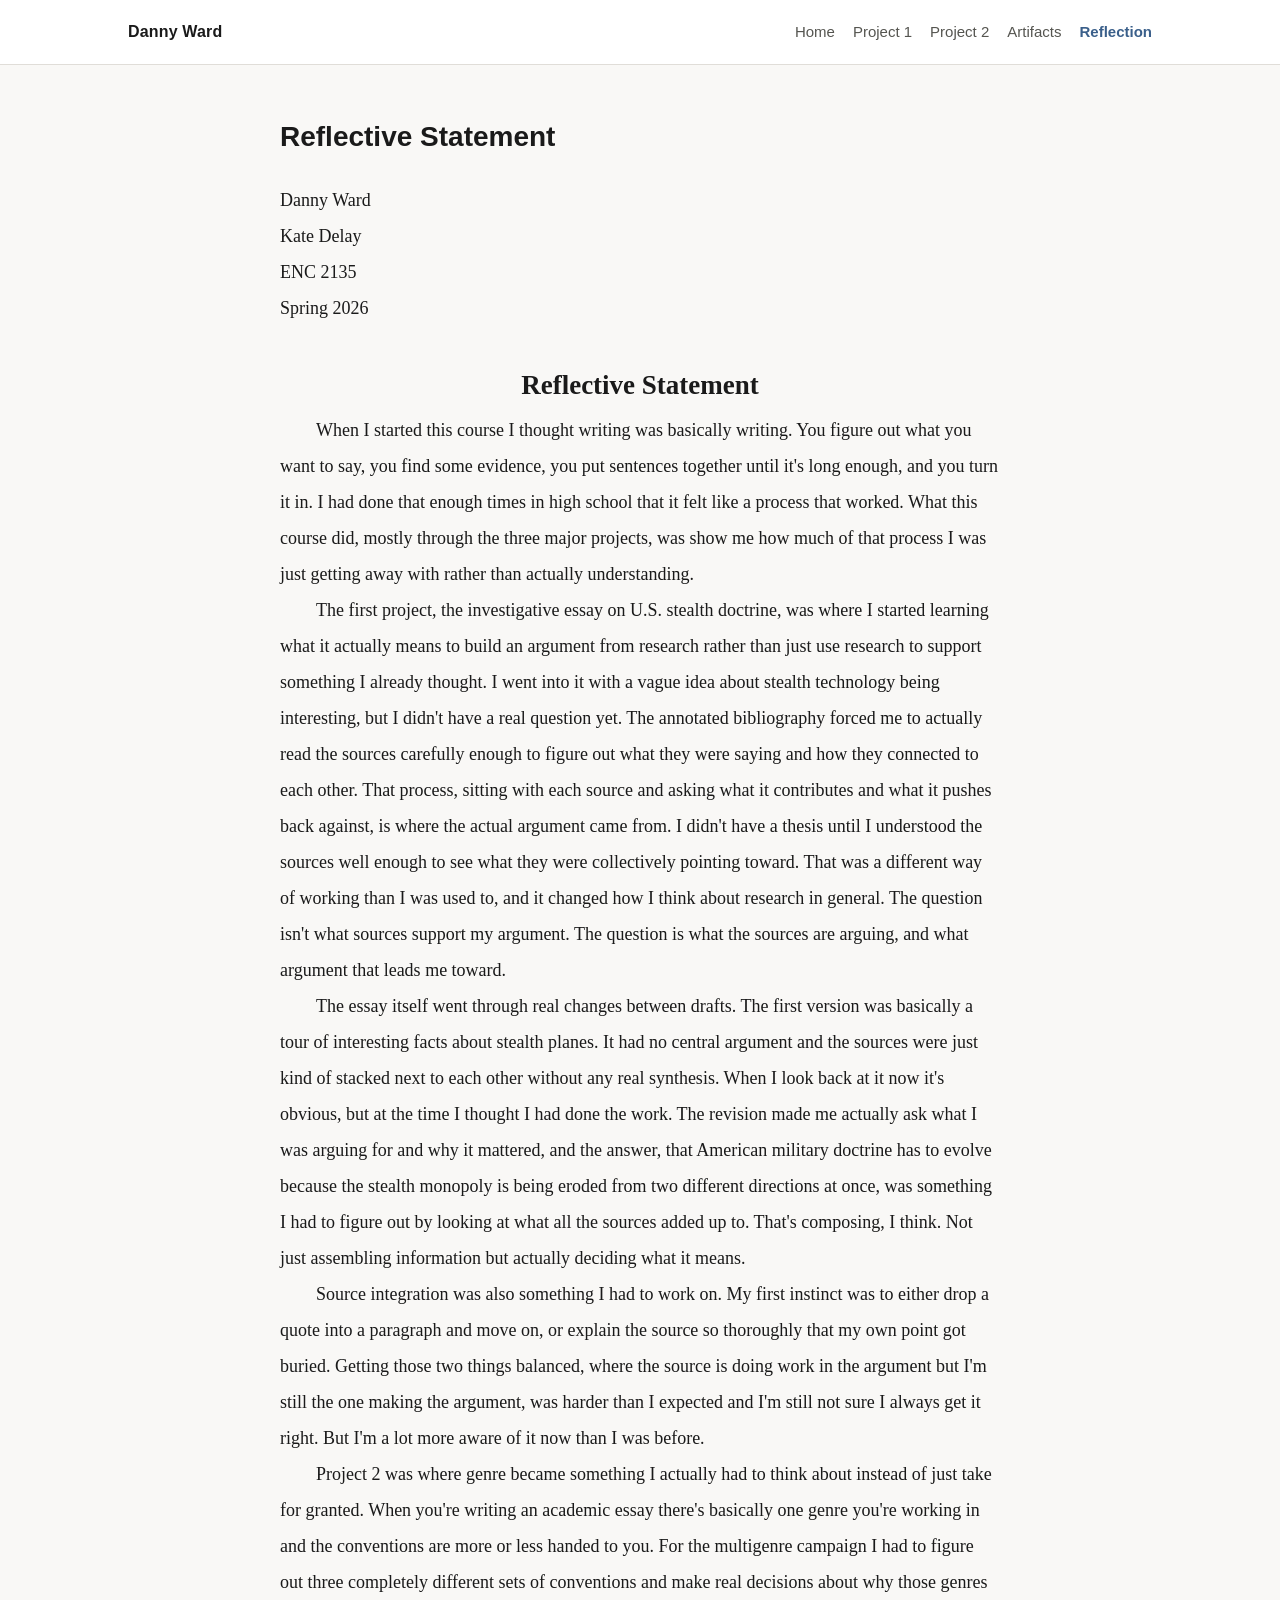
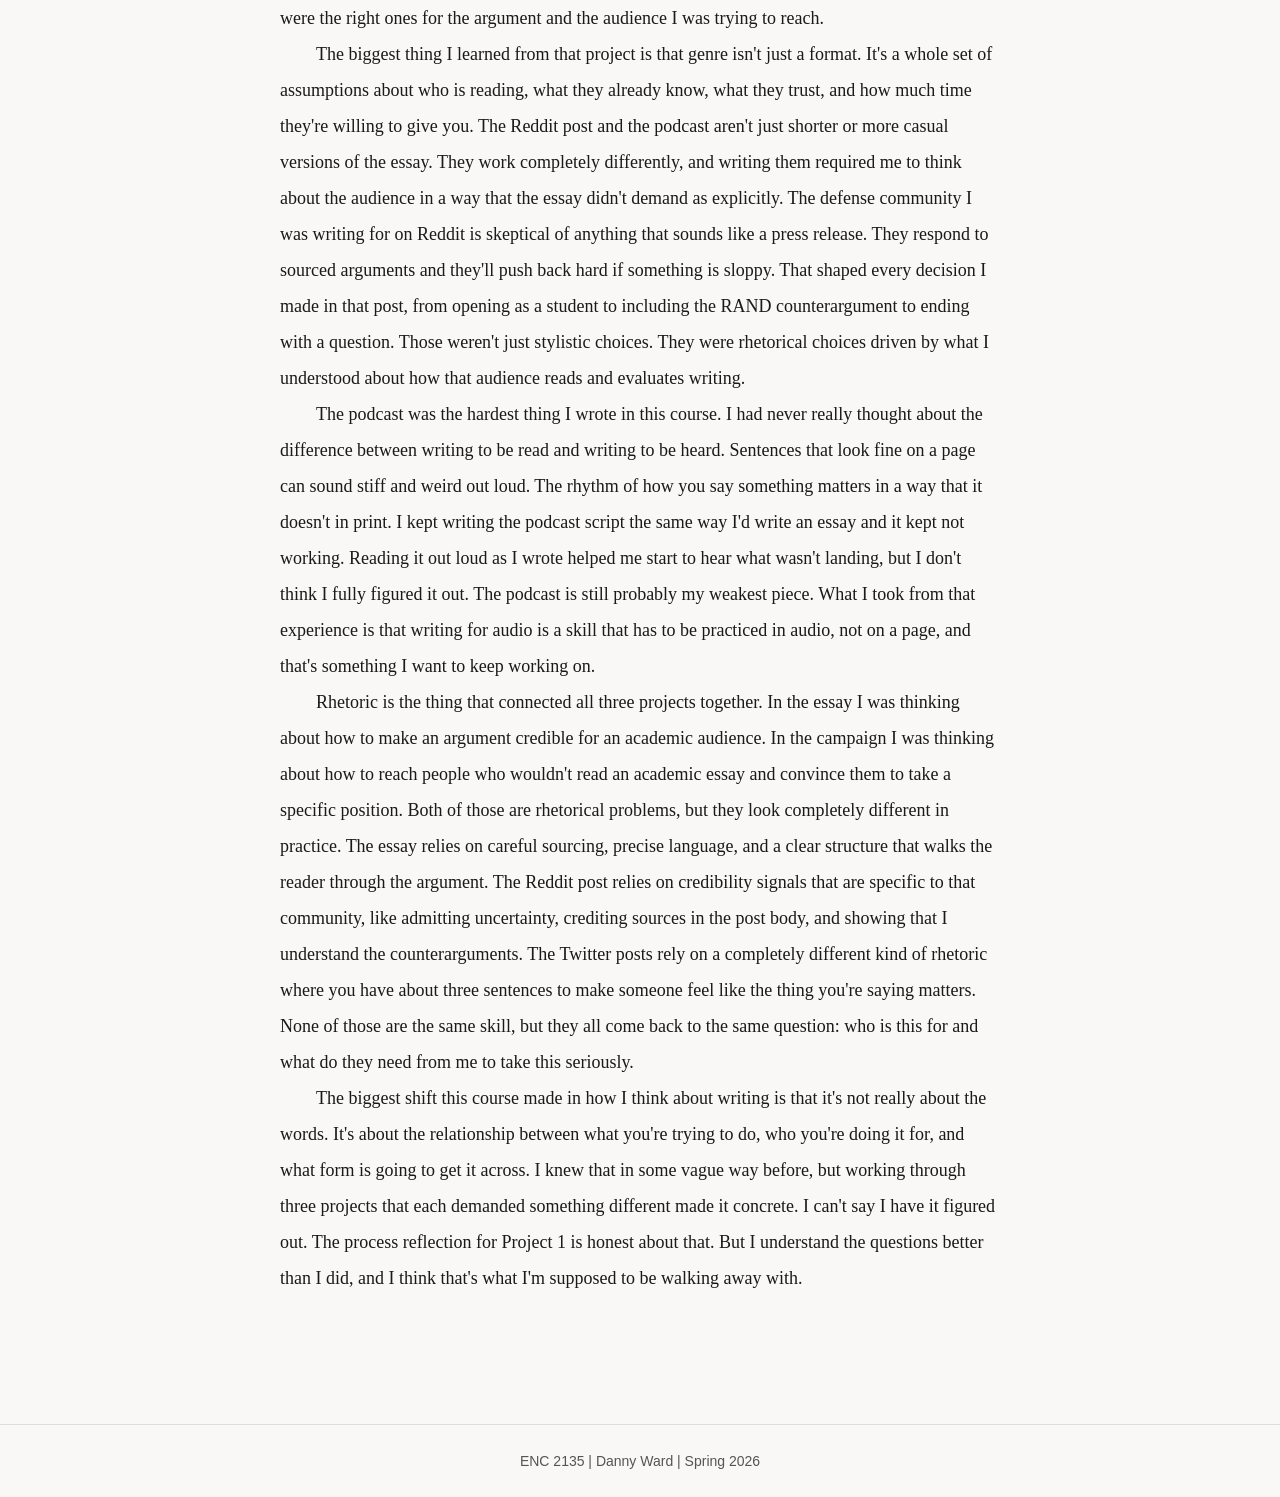
<file: reflection.html>
<!DOCTYPE html>
<html lang="en">
<head>
  <meta charset="UTF-8">
  <meta name="viewport" content="width=device-width, initial-scale=1.0">
  <title>Reflective Statement</title>
  <link rel="stylesheet" href="style.css">
</head>
<body>
  <header class="site-header">
    <div class="site-header__inner">
      <a class="site-name" href="index.html">Danny Ward</a>
      <nav class="site-nav" aria-label="Primary">
        <a href="index.html">Home</a>
        <a href="project1.html">Project 1</a>
        <a href="project2.html">Project 2</a>
        <a href="artifacts.html">Artifacts</a>
        <a class="is-active" href="reflection.html" aria-current="page">Reflection</a>
      </nav>
    </div>
  </header>

  <main class="page-shell">
    <article class="content-wrap content-wrap--essay">
      <h1 class="page-title">Reflective Statement</h1>

      <div class="mla-block" aria-label="MLA Header">
        <p class="mla-line">Danny Ward</p>
        <p class="mla-line">Kate Delay</p>
        <p class="mla-line">ENC 2135</p>
        <p class="mla-line">Spring 2026</p>
      </div>

      <section aria-labelledby="reflection-title">
        <h2 id="reflection-title" class="mla-title essay-title">Reflective Statement</h2>

        <p class="essay-paragraph">When I started this course I thought writing was basically writing. You figure out what you want to say, you find some evidence, you put sentences together until it's long enough, and you turn it in. I had done that enough times in high school that it felt like a process that worked. What this course did, mostly through the three major projects, was show me how much of that process I was just getting away with rather than actually understanding.</p>
        <p class="essay-paragraph">The first project, the investigative essay on U.S. stealth doctrine, was where I started learning what it actually means to build an argument from research rather than just use research to support something I already thought. I went into it with a vague idea about stealth technology being interesting, but I didn't have a real question yet. The annotated bibliography forced me to actually read the sources carefully enough to figure out what they were saying and how they connected to each other. That process, sitting with each source and asking what it contributes and what it pushes back against, is where the actual argument came from. I didn't have a thesis until I understood the sources well enough to see what they were collectively pointing toward. That was a different way of working than I was used to, and it changed how I think about research in general. The question isn't what sources support my argument. The question is what the sources are arguing, and what argument that leads me toward.</p>
        <p class="essay-paragraph">The essay itself went through real changes between drafts. The first version was basically a tour of interesting facts about stealth planes. It had no central argument and the sources were just kind of stacked next to each other without any real synthesis. When I look back at it now it's obvious, but at the time I thought I had done the work. The revision made me actually ask what I was arguing for and why it mattered, and the answer, that American military doctrine has to evolve because the stealth monopoly is being eroded from two different directions at once, was something I had to figure out by looking at what all the sources added up to. That's composing, I think. Not just assembling information but actually deciding what it means.</p>
        <p class="essay-paragraph">Source integration was also something I had to work on. My first instinct was to either drop a quote into a paragraph and move on, or explain the source so thoroughly that my own point got buried. Getting those two things balanced, where the source is doing work in the argument but I'm still the one making the argument, was harder than I expected and I'm still not sure I always get it right. But I'm a lot more aware of it now than I was before.</p>
        <p class="essay-paragraph">Project 2 was where genre became something I actually had to think about instead of just take for granted. When you're writing an academic essay there's basically one genre you're working in and the conventions are more or less handed to you. For the multigenre campaign I had to figure out three completely different sets of conventions and make real decisions about why those genres were the right ones for the argument and the audience I was trying to reach.</p>
        <p class="essay-paragraph">The biggest thing I learned from that project is that genre isn't just a format. It's a whole set of assumptions about who is reading, what they already know, what they trust, and how much time they're willing to give you. The Reddit post and the podcast aren't just shorter or more casual versions of the essay. They work completely differently, and writing them required me to think about the audience in a way that the essay didn't demand as explicitly. The defense community I was writing for on Reddit is skeptical of anything that sounds like a press release. They respond to sourced arguments and they'll push back hard if something is sloppy. That shaped every decision I made in that post, from opening as a student to including the RAND counterargument to ending with a question. Those weren't just stylistic choices. They were rhetorical choices driven by what I understood about how that audience reads and evaluates writing.</p>
        <p class="essay-paragraph">The podcast was the hardest thing I wrote in this course. I had never really thought about the difference between writing to be read and writing to be heard. Sentences that look fine on a page can sound stiff and weird out loud. The rhythm of how you say something matters in a way that it doesn't in print. I kept writing the podcast script the same way I'd write an essay and it kept not working. Reading it out loud as I wrote helped me start to hear what wasn't landing, but I don't think I fully figured it out. The podcast is still probably my weakest piece. What I took from that experience is that writing for audio is a skill that has to be practiced in audio, not on a page, and that's something I want to keep working on.</p>
        <p class="essay-paragraph">Rhetoric is the thing that connected all three projects together. In the essay I was thinking about how to make an argument credible for an academic audience. In the campaign I was thinking about how to reach people who wouldn't read an academic essay and convince them to take a specific position. Both of those are rhetorical problems, but they look completely different in practice. The essay relies on careful sourcing, precise language, and a clear structure that walks the reader through the argument. The Reddit post relies on credibility signals that are specific to that community, like admitting uncertainty, crediting sources in the post body, and showing that I understand the counterarguments. The Twitter posts rely on a completely different kind of rhetoric where you have about three sentences to make someone feel like the thing you're saying matters. None of those are the same skill, but they all come back to the same question: who is this for and what do they need from me to take this seriously.</p>
        <p class="essay-paragraph">The biggest shift this course made in how I think about writing is that it's not really about the words. It's about the relationship between what you're trying to do, who you're doing it for, and what form is going to get it across. I knew that in some vague way before, but working through three projects that each demanded something different made it concrete. I can't say I have it figured out. The process reflection for Project 1 is honest about that. But I understand the questions better than I did, and I think that's what I'm supposed to be walking away with.</p>
      </section>
    </article>
  </main>

  <footer class="site-footer">
    <div class="site-footer__inner">
      <p class="footer-text">ENC 2135 | Danny Ward | Spring 2026</p>
    </div>
  </footer>
</body>
</html>
</file>
<file: style.css>
* {
  box-sizing: border-box;
}

html {
  scroll-behavior: smooth;
}

body {
  margin: 0;
  background: #f9f8f6;
  color: #1a1a1a;
  font-family: Georgia, "Times New Roman", serif;
  font-size: 18px;
  line-height: 1.75;
}

img {
  max-width: 100%;
  display: block;
}

a {
  color: #3a5f8a;
}

a:hover {
  text-decoration: underline;
}

.site-header {
  position: fixed;
  top: 0;
  left: 0;
  right: 0;
  z-index: 1000;
  background: #ffffff;
  border-bottom: 1px solid #e0ddd8;
}

.site-header__inner {
  max-width: 1120px;
  margin: 0 auto;
  padding: 18px 48px;
  display: flex;
  justify-content: space-between;
  align-items: center;
  gap: 24px;
}

.site-name,
.site-nav a,
.page-title,
.section-title,
.subsection-title,
.card-label,
.tab-button,
.artifact-label,
.callout-label,
.footer-text {
  font-family: -apple-system, BlinkMacSystemFont, "Segoe UI", sans-serif;
}

.site-name {
  color: #1a1a1a;
  text-decoration: none;
  font-size: 1rem;
  font-weight: 600;
  letter-spacing: 0.01em;
}

.site-nav {
  display: flex;
  align-items: center;
  gap: 18px;
  flex-wrap: wrap;
}

.site-nav a {
  color: #555550;
  text-decoration: none;
  font-size: 15px;
}

.site-nav a:hover {
  text-decoration: underline;
}

.site-nav a.is-active {
  color: #3a5f8a;
  font-weight: 600;
  text-decoration: none;
}

.page-shell {
  padding: 120px 48px 64px;
}

.content-wrap {
  width: min(100%, 800px);
  margin: 0 auto;
}

.content-wrap--essay {
  width: min(100%, 720px);
}

.page-title {
  margin: 0 0 28px;
  font-size: 28px;
  line-height: 1.2;
  font-weight: 600;
  color: #1a1a1a;
}

.section-title {
  margin: 48px 0 18px;
  font-size: 20px;
  line-height: 1.3;
  font-weight: 600;
  color: #1a1a1a;
}

.subsection-title,
.card-label,
.artifact-label,
.callout-label {
  margin: 0 0 12px;
  font-size: 17px;
  line-height: 1.4;
  font-weight: 600;
  color: #1a1a1a;
}

.lede,
.supporting-copy,
.page-intro,
.card-description,
.subheading,
.footer-text,
.meta-line {
  color: #555550;
}

.site-footer {
  border-top: 1px solid #e0ddd8;
  margin-top: 64px;
}

.site-footer__inner {
  max-width: 800px;
  margin: 0 auto;
  padding: 24px 48px;
  text-align: center;
}

.footer-text {
  font-size: 14px;
  margin: 0;
}

.hero {
  padding-top: 80px;
  text-align: center;
}

.hero .page-title {
  margin-bottom: 12px;
}

.subheading {
  margin: 0 auto 24px;
  font-family: -apple-system, BlinkMacSystemFont, "Segoe UI", sans-serif;
  font-size: 15px;
}

.hero-intro {
  max-width: 600px;
  margin: 0 auto 40px;
}

.card-grid {
  display: grid;
  grid-template-columns: repeat(2, minmax(0, 1fr));
  gap: 20px;
  margin-top: 32px;
}

.nav-card {
  display: block;
  background: #ffffff;
  border: 1px solid #e0ddd8;
  border-radius: 8px;
  padding: 24px;
  text-decoration: none;
  color: inherit;
  box-shadow: 0 0 0 rgba(0, 0, 0, 0);
  transition: box-shadow 0.15s ease, border-color 0.15s ease;
}

.nav-card:hover {
  border-color: #3a5f8a;
  box-shadow: 0 8px 22px rgba(26, 26, 26, 0.08);
  text-decoration: none;
}

.nav-card .card-label {
  color: #3a5f8a;
}

.card-description {
  margin: 0;
  font-size: 14px;
  line-height: 1.6;
}

.mla-block {
  margin-bottom: 32px;
}

.mla-line,
.essay-title,
.works-cited-heading {
  margin: 0;
  line-height: 2;
}

.essay-title,
.works-cited-heading {
  text-align: center;
  font-weight: 700;
}

.essay-section {
  margin-bottom: 36px;
}

.essay-paragraph {
  margin: 0;
  text-indent: 2em;
  line-height: 2;
}

.essay-paragraph + .essay-paragraph {
  margin-top: 0;
}

.works-cited-list {
  margin-top: 18px;
}

.works-cited-entry {
  margin: 0;
  padding-left: 2em;
  text-indent: -2em;
  line-height: 2;
}

.works-cited-entry + .works-cited-entry {
  margin-top: 0;
}

.tabs {
  margin-top: 28px;
}

.tab-list {
  display: flex;
  gap: 8px;
  overflow-x: auto;
  padding-bottom: 8px;
  border-bottom: 1px solid #e0ddd8;
  scrollbar-width: thin;
}

.tab-button {
  appearance: none;
  background: none;
  border: 0;
  border-bottom: 3px solid transparent;
  color: #555550;
  font-size: 15px;
  font-weight: 500;
  padding: 10px 2px 12px;
  cursor: pointer;
  white-space: nowrap;
}

.tab-button:hover {
  color: #1a1a1a;
}

.tab-button.is-active {
  color: #3a5f8a;
  border-bottom-color: #3a5f8a;
  font-weight: 600;
}

.tab-panel {
  display: none;
  padding-top: 28px;
}

.tab-panel.is-active {
  display: block;
}

.campaign-block + .campaign-block {
  margin-top: 32px;
}

.campaign-block p {
  margin: 0 0 18px;
}

.campaign-block ul {
  margin: 0 0 18px 24px;
}

.campaign-block li + li {
  margin-top: 8px;
}

.social-post {
  background: #f4f2ef;
  border: 1px solid #e0ddd8;
  border-radius: 8px;
  padding: 20px;
}

.social-post + .social-post,
.linkedin-post + .linkedin-post {
  margin-top: 18px;
}

.social-post-title {
  margin: 0 0 12px;
  font-family: -apple-system, BlinkMacSystemFont, "Segoe UI", sans-serif;
  font-size: 17px;
  font-weight: 600;
}

.social-post p,
.linkedin-post p,
.reddit-post p,
.podcast-script p,
.show-notes p,
.artifact-text p,
.artifact-text ul,
.artifact-text li,
.rationale-section p {
  margin: 0 0 18px;
}

.reddit-post {
  background: #f7f6f2;
  border: 1px solid #ddd8d1;
  border-radius: 8px;
  padding: 24px;
  margin-top: 12px;
}

.production-note {
  background: #f4f2ee;
  border-left: 4px solid #3a5f8a;
  padding: 14px 16px;
  font-style: italic;
}

.callout {
  margin: 16px 0 24px;
  background: #eef2f7;
  border-left: 3px solid #3a5f8a;
  border-radius: 4px;
  padding: 16px;
}

.artifact-section + .artifact-section {
  margin-top: 56px;
}

.artifact-text ul {
  padding-left: 24px;
}

.artifact-text li + li {
  margin-top: 8px;
}

.divider {
  border: 0;
  border-top: 1px solid #e0ddd8;
  margin: 32px 0;
}

@media (max-width: 900px) {
  .site-header__inner,
  .page-shell,
  .site-footer__inner {
    padding-left: 24px;
    padding-right: 24px;
  }
}

@media (max-width: 640px) {
  .site-header__inner {
    align-items: flex-start;
    flex-direction: column;
    gap: 12px;
  }

  .site-nav {
    width: 100%;
    gap: 10px 16px;
  }

  .page-shell {
    padding-top: 156px;
    padding-left: 16px;
    padding-right: 16px;
  }

  .site-footer__inner {
    padding-left: 16px;
    padding-right: 16px;
  }

  .hero {
    padding-top: 32px;
  }

  .card-grid {
    grid-template-columns: 1fr;
  }
}
</file>
